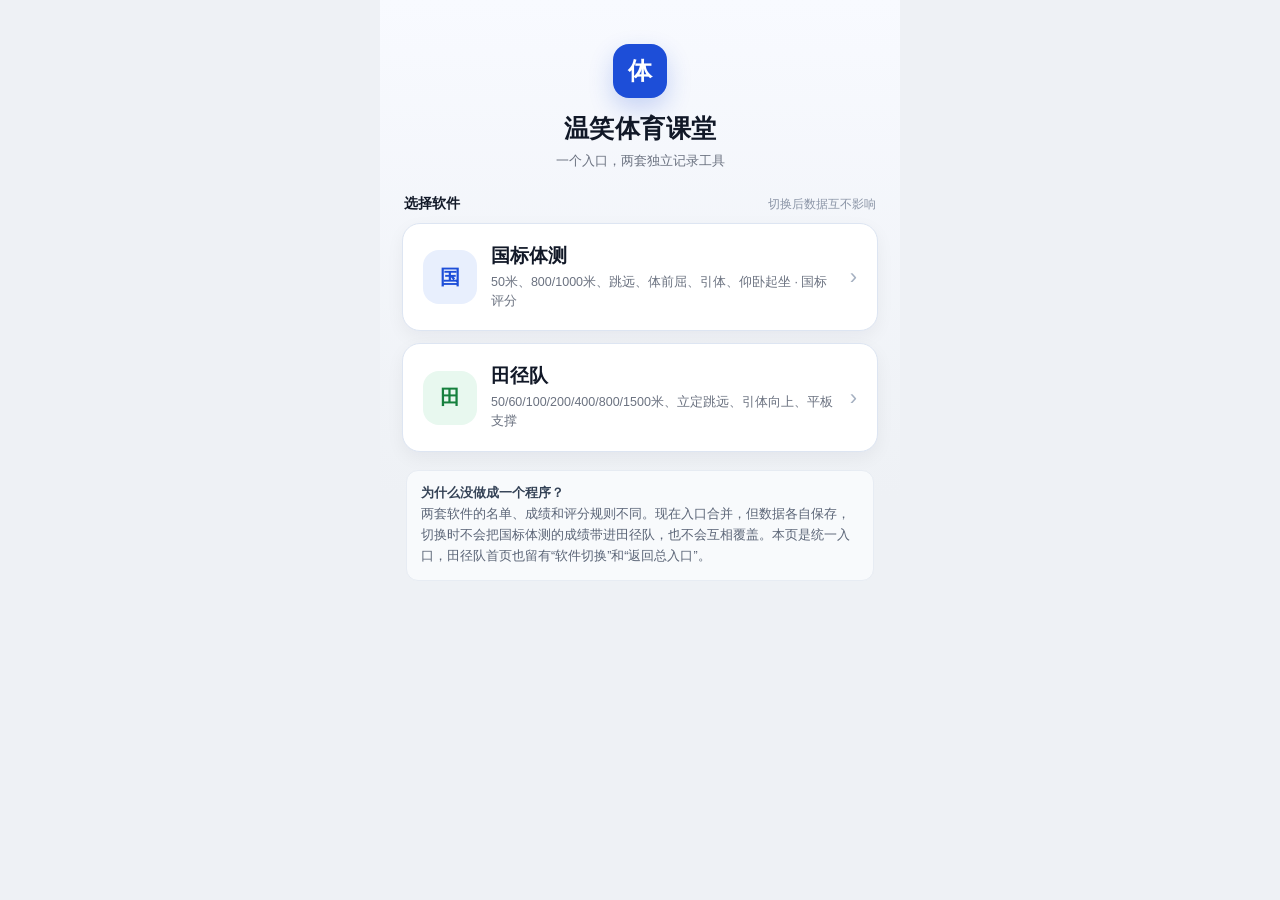
<file: index.html>
<!DOCTYPE html>
<html lang="zh-CN">
<head>
<meta charset="utf-8">
<meta name="viewport" content="width=device-width,initial-scale=1,maximum-scale=1,user-scalable=no,viewport-fit=cover">
<meta name="theme-color" content="#1E40AF">
<title>温笑体育课堂</title>
<style>
*{box-sizing:border-box;-webkit-tap-highlight-color:transparent}
html,body{margin:0;min-height:100%;font-family:-apple-system,BlinkMacSystemFont,"Segoe UI","PingFang SC","Microsoft YaHei",sans-serif}
body{background:#EEF1F5;color:#111827;display:flex;justify-content:center;min-height:100vh;min-height:100dvh}
.shell{width:100%;max-width:520px;min-height:100vh;min-height:100dvh;padding:calc(28px + env(safe-area-inset-top,0px)) 16px calc(28px + env(safe-area-inset-bottom,0px));background:linear-gradient(180deg,#F8FAFF 0%,#EEF1F5 55%,#EEF1F5 100%)}
.brand{text-align:center;margin:16px 0 24px}
.brand .dot{display:inline-flex;width:54px;height:54px;border-radius:16px;align-items:center;justify-content:center;background:#1D4ED8;color:#fff;font-size:24px;font-weight:700;box-shadow:0 10px 24px rgba(29,78,216,.22)}
.brand h1{font-size:25px;line-height:1.3;margin:14px 0 6px;letter-spacing:.02em}
.brand p{font-size:13px;line-height:1.6;color:#6B7280;margin:0}
.switch-title{display:flex;align-items:baseline;justify-content:space-between;margin:18px 2px 10px;font-size:14px;font-weight:600}
.switch-title span{font-size:11.5px;font-weight:400;color:#8A94A6}
.apps{display:grid;gap:12px}
.app-card{display:flex;align-items:center;gap:14px;padding:18px;border:1px solid #DDE5F2;border-radius:18px;background:#fff;text-decoration:none;color:#111827;box-shadow:0 6px 18px rgba(16,24,40,.05);touch-action:manipulation}
.app-card:active{transform:translateY(1px) scale(.995)}
.app-icon{flex:0 0 54px;width:54px;height:54px;border-radius:16px;display:flex;align-items:center;justify-content:center;font-size:20px;font-weight:700}
.app-icon.blue{background:#E8EFFD;color:#1D4ED8}
.app-icon.green{background:#E8F8EF;color:#15803D}
.app-main{flex:1;min-width:0}
.app-main b{display:block;font-size:18px;line-height:1.3;margin-bottom:4px}
.app-main i{display:block;font-style:normal;font-size:12.5px;line-height:1.5;color:#6B7280}
.app-arrow{color:#A5B0C1;font-size:22px}
.note{margin:18px 4px 0;padding:12px 14px;border-radius:12px;background:#F8FAFC;border:1px solid #E7ECF3;font-size:12.5px;line-height:1.7;color:#5B6577}
.note b{color:#334155}
@media (min-width:420px){.shell{padding-left:22px;padding-right:22px}.app-card{padding:20px}.app-main b{font-size:19px}}
</style>
</head>
<body>
<main class="shell">
  <div class="brand">
    <div class="dot">体</div>
    <h1>温笑体育课堂</h1>
    <p>一个入口，两套独立记录工具</p>
  </div>

  <div class="switch-title"><b>选择软件</b><span>切换后数据互不影响</span></div>
  <div class="apps">
    <a class="app-card" href="国标体测/index.html">
      <span class="app-icon blue">国</span>
      <span class="app-main"><b>国标体测</b><i>50米、800/1000米、跳远、体前屈、引体、仰卧起坐 · 国标评分</i></span>
      <span class="app-arrow">›</span>
    </a>
    <a class="app-card" href="田径队/index.html">
      <span class="app-icon green">田</span>
      <span class="app-main"><b>田径队</b><i>50/60/100/200/400/800/1500米、立定跳远、引体向上、平板支撑</i></span>
      <span class="app-arrow">›</span>
    </a>
  </div>

  <p class="note"><b>为什么没做成一个程序？</b><br>两套软件的名单、成绩和评分规则不同。现在入口合并，但数据各自保存，切换时不会把国标体测的成绩带进田径队，也不会互相覆盖。本页是统一入口，田径队首页也留有“软件切换”和“返回总入口”。</p>
</main>
</body>
</html>
</file>
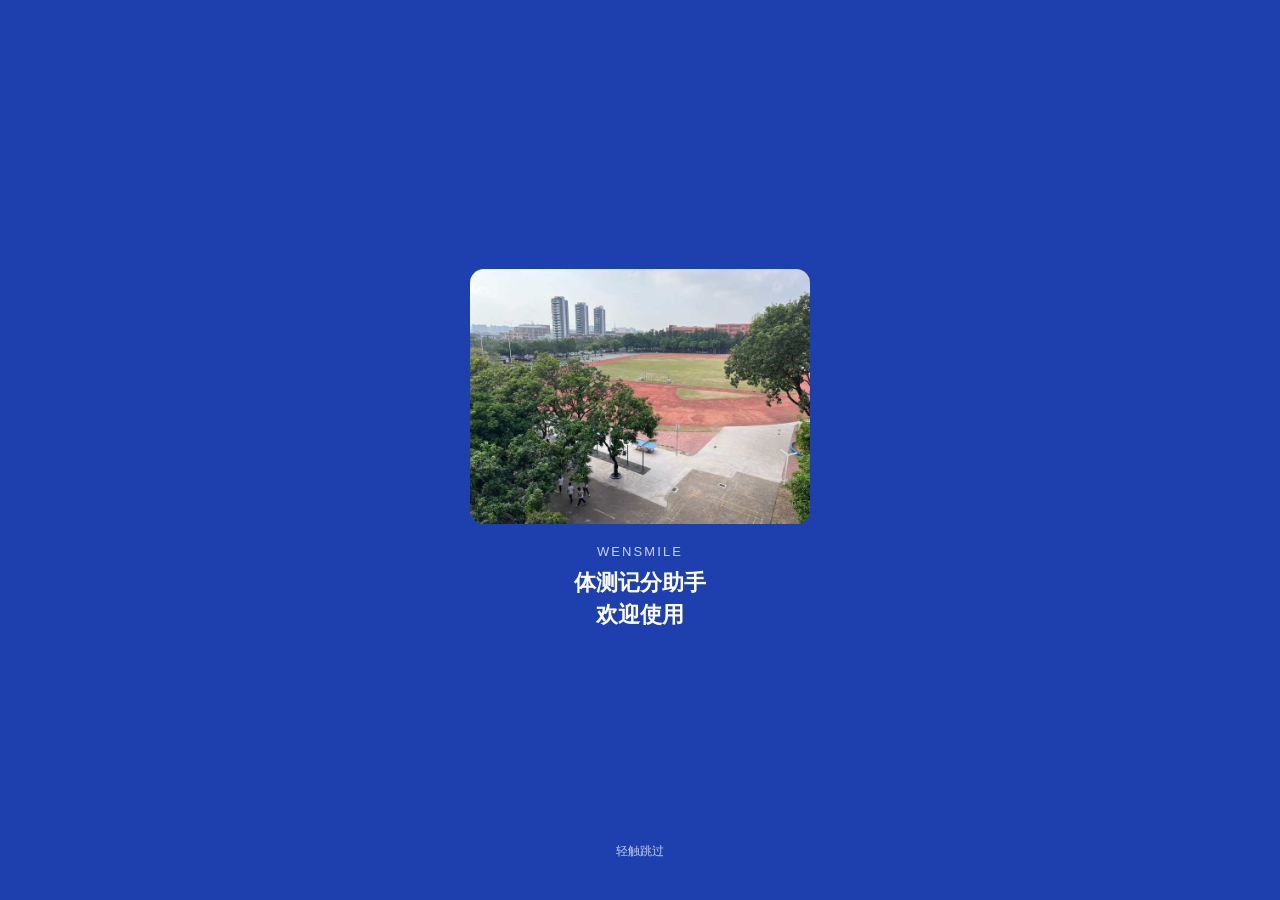
<file: 国标体测/index.html>
<!DOCTYPE html>
<html lang="zh-CN">
<head>
<meta charset="utf-8">
<meta name="viewport" content="width=device-width,initial-scale=1,viewport-fit=cover,interactive-widget=resizes-content">
<meta name="theme-color" content="#F7F9FC">
<title>温笑体测记分</title>
<link rel="manifest" href="manifest.json?sharecode=CHZSSC6P7N">
<link rel="apple-touch-icon" href="apple-touch-icon.png?sharecode=CHZSSC6P7N">
<meta name="apple-mobile-web-app-capable" content="yes">
<meta name="apple-mobile-web-app-status-bar-style" content="default">
<meta name="apple-mobile-web-app-title" content="温笑体测">
<link rel="preload" as="image" href="splash.jpg?sharecode=CHZSSC6P7N">
<style>
#splash{position:fixed;top:0;right:0;bottom:0;left:0;z-index:9999;display:flex;flex-direction:column;align-items:center;justify-content:center;padding:24px;background:#1E40AF;opacity:1;transition:opacity .3s ease}
#splash.out{opacity:0;pointer-events:none}
#splash .sp-in{width:100%;max-width:340px;display:flex;flex-direction:column;align-items:center}
#splash img{width:100%;height:auto;display:block;border-radius:14px;background:#16368F}
#splash .sp-school{margin:20px 0 8px;font-size:13px;letter-spacing:.16em;color:#C7D2FE}
#splash .sp-hi{margin:0;font-size:22px;line-height:1.45;font-weight:700;color:#FFFFFF;text-align:center}
#splash .sp-skip{position:absolute;bottom:28px;font-size:12px;color:#C0CEEF}
html.no-splash #splash{display:none!important}
</style>
<script>try{var force=location.search.indexOf('splash=1')>-1;if(!force&&localStorage.getItem('pe_splash_day')===new Date().toDateString()){document.documentElement.className+=' no-splash';}}catch(e){}</script>
<link rel="stylesheet" href="styles.css?v=110&sharecode=CHZSSC6P7N">
</head>
<body data-tab="home">
<div id="splash" aria-label="温笑体测记分欢迎你">
  <div class="sp-in">
    <img src="splash.jpg" alt="操场" width="800" height="600">
    <p class="sp-school">WENSMILE</p>
    <p class="sp-hi">体测记分助手<br>欢迎使用</p>
  </div>
  <p class="sp-skip">轻触跳过</p>
</div>
<script>
(function(){
  var el=document.getElementById('splash');if(!el)return;
  if(document.documentElement.className.indexOf('no-splash')>-1)return;
  try{localStorage.setItem('pe_splash_day',new Date().toDateString());}catch(e){}
  var t0=Date.now(),MIN=2000,MAX=4400,gone=false;
  function hide(){if(gone)return;gone=true;el.className='out';setTimeout(function(){if(el.parentNode)el.parentNode.removeChild(el);},320);}
  function arm(){var w=Math.max(0,MIN-(Date.now()-t0));setTimeout(hide,w+260);}
  if(document.readyState==='complete')arm();else window.addEventListener('load',arm);
  setTimeout(hide,MAX);
  el.addEventListener('click',hide);
  el.addEventListener('touchstart',hide,{passive:true});
})();
</script>
<div class="app">
  <header class="hd">
    <!-- 底部软件切换条已按需求去掉（节约屏幕空间），改由二维码/地址直接进对应软件 -->
    <!-- 顶部第二栏：年级 + 班级，四个页面共用；只列本账号有权限的班级 -->
    <div class="hd-row" id="hdClassRow">
      <label class="pick-lb hd-lb">年级<select id="hdGradeSel" class="pick-sel" aria-label="选择年级"></select></label>
      <label class="pick-lb hd-lb">班级<select id="hdClassSel" class="pick-sel" aria-label="选择班级"></select></label>
    </div>
    <div class="projbar" id="projBar"><select id="projSel" class="pick-sel" aria-label="选择测试项目"></select></div>
    <div class="gseg" id="genderSeg"></div>
    <div class="whoBar" id="whoBar" hidden></div>
    <div class="cloudbar" id="cloudBar" hidden>云端</div>
    <nav class="tabs">
      <button class="tab active" data-tab="home">首页</button>
      <button class="tab" data-tab="test">测试</button>
      <button class="tab" data-tab="rank">排名</button>
      <button class="tab" data-tab="all">总表</button>
      <button class="tab" data-tab="roster">名单</button>
    </nav>
  </header>

  <div class="views">

    <!-- ============ 首页：先选班级 ============ -->
    <section class="view active" id="view-home">
      <div class="card">
        <div class="card-h"><span>选择班级或队伍</span><span class="sub" id="homeClassStat">共 1 个班</span></div>
        <div class="selrow">
          <label class="pick-lb">年级<select id="homeGradeSel" class="pick-sel"></select></label>
          <label class="pick-lb">班级<select id="homeClassSel" class="pick-sel"></select></label>
        </div>
        <div class="selrow">
          <label class="pick-lb">项目<select id="homeProjSel" class="pick-sel"></select></label>
        </div>
        <div class="btn-row quick-new-row" data-admin>
          <button id="btnQuickNewClass" class="btn" type="button">＋ 新建班级（不限数量）</button>
        </div>
        <!-- 原来的年级按钮、班级按钮整排保留在 DOM 里但不显示，供旧逻辑兜底 -->
        <div class="grade-row" id="homeGrades" style="display:none"></div>
        <div class="cchips" id="homeClasses" style="display:none"></div>
        <p class="tip">第一步用下拉选<b>年级</b>和<b>班级</b>，第二步选<b>项目</b>（50米、立定跳远…）；<b>两个下拉里都要显示出名字</b>，才能开始测试。切到测试、排名、总表、名单页时，顶部第二栏也有<b>年级／班级</b>下拉、下面还有同一个<b>项目</b>下拉，随时可以换。</p>
      </div>

      <div class="card" id="guideCard">
        <div class="card-h"><span>操作指南</span><span class="sub">怎么测 · 怎么录</span></div>
        <div class="guide" id="guideBox"></div>
      </div>

      <div class="card">
        <div class="card-h"><span>数据</span><span class="sub">两台手机合并用</span></div>
        <div class="btn-row">
          <button id="btnGoRoster" class="btn">名单 / 导入</button>
          <button id="btnGoAll" class="btn">全班总表</button>
        </div>
        <div class="btn-row" style="margin-top:8px">
          <button id="btnBackupHome" class="btn primary">备份全部数据</button>
          <button id="btnRestoreHome" class="btn" data-admin>导入／合并备份</button>
        </div>
        <div class="btn-row" style="margin-top:8px" data-admin>
          <button id="btnWipeAllHome" class="btn danger">一键清空全部名单、班级</button>
        </div>
        <p class="tip">两个人分开测时：一方点「备份全部数据」→ 发到微信 → 对方点「导入／合并备份」选<b>合并</b>，两份成绩并到一起。「名单」页有「从微信导入」和「备份并发送到微信」，手机上能直接调起微信发送。</p>
        <p class="tip">清空前会<b>自动下载一份完整备份</b>，还要再输入「清空」确认；云端只打删除标记、不物理删，需要时可用备份恢复。</p>
        <p class="ver" id="appVer">温笑体测记分 · <b>v1.0.10</b>（2026-11-20）· 班级和人数均不设上限 · 已适配 iPhone 13 与大名单 · 数据存在本机</p>
      </div>
    </section>

    <!-- ============ 测试页 ============ -->
    <section class="view" id="view-test">
      <div class="card">
        <div class="card-h"><span id="testTitle">50米</span><span class="sub" id="testTag">一班 · 男生 · 第 1 轮</span></div>
        <div class="clock" id="clock">00:00.000</div>
        <div class="hint" id="hint">按下面大按钮开始 · 冲过一人按一下，次数不限</div>
        <div class="chips" id="chips"></div>
        <div class="assign-bar" id="assignBar" hidden>
          <input id="assignSearch" class="inp" type="text" placeholder="搜姓名或学号 · 找到后点名字" autocomplete="off">
          <span class="assign-stat" id="assignStat"></span>
        </div>
        <div class="list-h"><span id="listTitle">名单</span><span class="sub" id="listSub"></span></div>

        <div class="pick-wrap">
          <div class="pick-list" id="pickList"></div>
          <div class="pick-bar" id="pickBar">
            <div class="pick-thumb" id="pickThumb"><i></i><i></i><i></i></div>
          </div>
        </div>

        <div class="pick-foot">
          <button class="linkbtn" id="btnShowDone">显示已记录</button>
        </div>
      </div>

      <div class="card">
        <div class="btn-row">
          <button id="btnUndo" class="btn">撤销</button>
          <button id="btnFinish" class="btn">结束本轮</button>
        </div>
        <p class="tip" id="testTip"></p>
      </div>

      <div class="card">
        <div class="card-h"><span>本轮成绩</span><span class="sub" id="liveCount">0 人</span></div>
        <div class="tbl" id="liveRank"></div>
      </div>

      <div class="dock" id="dock">
        <button id="btnStart" class="dock-main" type="button">
          <span class="dm-num" id="dmNum">计时</span>
          <span class="dm-sub" id="dmSub">按一下开始</span>
        </button>
        <button id="btnStop" class="dock-stop" type="button" disabled>停表</button>
      </div>
    </section>

    <!-- ============ 排名页 ============ -->
    <section class="view" id="view-rank">
      <div class="card">
        <div class="card-h"><span id="statTitle">最好成绩</span><span class="sub">男女分开统计</span></div>
        <div class="stat2" id="statBox"></div>
      </div>
      <div class="card">
        <div class="card-h"><span id="rankTitle">本轮排名</span><span class="sub" id="rankSub"></span></div>
        <div class="tbl" id="rankList"></div>
      </div>
      <div class="card">
        <div class="btn-row">
          <button id="btnExport" class="btn">导出这张表</button>
          <button id="btnFinish2" class="btn primary">结束本轮</button>
        </div>
        <p class="tip" id="finishTip">这里排的是<b>当前右上角选中的那个项目</b>，换项目排名就跟着换。「得分」是这一项的国标单项分（满分 100），「总分」是固定 5 项标准分的平均（未测按 0 分）。「结束本轮」只是把这一轮封存、轮次 +1，成绩早存进每个学生名下了，不点也不会丢。</p>
      </div>
    </section>

    <!-- ============ 总表 ============ -->
    <section class="view" id="view-all">
      <div class="card">
        <div class="card-h"><span id="allTitle">全班总表</span><span class="sub" id="allSub"></span></div>
        <div class="seg" id="allMode">
          <button class="seg-btn active" data-mode="best">每人最好成绩</button>
          <button class="seg-btn" data-mode="last">每人最近一次</button>
        </div>
        <div class="havg" id="allAvg"></div>
        <div class="allwrap">
          <table class="alltbl" id="allTbl"></table>
        </div>
        <div class="btn-row" style="margin-top:12px">
          <button id="btnExportAll" class="btn primary">导出总表 CSV</button>
          <button id="btnShareAll" class="btn">发送到微信</button>
        </div>
        <p class="tip">第一列是姓名，后面每个项目一列，成绩右边的<b>蓝色小数字</b>就是这一项的国标得分；右边倒数第二列是<b>体测总分</b>，最后一列是<b>评价</b>，这两列一直贴在屏幕右边，不用滑到头也看得到。表格上方的<b>全班总平均分</b>＝所有已测学生的总分平均。表格可以左右滑动，姓名列固定在左边。</p>
        <p class="tip">每个项目都取<b>最好成绩</b>。评分按《国家学生体质健康标准（2014 年修订）》初中阶段单项评分表，按<b>年级</b>（初一/初二/初三）和性别取表，单项满分 100 分。<br><b>总分 = 固定 5 项标准分相加 ÷ 5</b>：男生（50米、1000米、立定跳远、坐位体前屈、引体向上），女生（50米、800米、立定跳远、坐位体前屈、仰卧起坐）；<b>没测的项目按 0 分算，分母始终是 5</b>，不会因为少测几项而变高。另外两项（男生 800米/仰卧起坐、女生 1000米/引体向上）成绩照常记，但不计分。<br><b>评价：</b>总分 <b>90 分及以上为优</b>、<b>80～90 为良</b>（不含 80）、<b>60～80 为合格</b>（不含 60）、<b>60 分以下为不合格</b>；一项都没测的显示「未测」。</p>
      </div>
    </section>

    <!-- ============ 名单页 ============ -->
    <section class="view" id="view-roster">
      <div class="card">
        <div class="card-h"><span>班级</span><span class="sub" id="classStat">共 1 个班</span></div>
        <div class="selrow">
          <span class="hd-now" id="rosterClassNow">—</span>
          <button id="btnNewClass" class="btn small" type="button" data-admin>＋ 新建班级</button>
        </div>
        <!-- 顶部已经有年级 / 班级下拉，这里只留一个隐藏的兼容下拉，不再重复显示 -->
        <select id="rosterClassSel" class="pick-sel" hidden aria-hidden="true"></select>
        <div class="selrow" data-admin>
          <label class="pick-lb">班级名称（改这里就是给班级改名）<input id="className" class="inp" maxlength="20" placeholder="班级名称"></label>
        </div>
        <div class="cchips" id="classChips" style="display:none"></div>
        <div class="cls-new" id="classNewRow" hidden>
          <input id="newClassName" class="inp" maxlength="20" placeholder="班级名，如 一班">
          <button id="btnNewClassOk" class="btn primary">新建</button>
          <button id="btnNewClassCancel" class="btn">取消</button>
        </div>
        <p class="tip">名单、成绩都按班级完全隔离。换班级用顶部的<b>年级 / 班级</b>下拉；在下面「班级名称」里改字，就是给当前班级改名。</p>
        <p class="tip" id="rosterPermTip" hidden></p>
        <div class="grade-row">
          <span class="glabel">年级</span>
          <div class="gseg" id="gradeSeg">
            <button class="gbtn" data-g="1">初一</button>
            <button class="gbtn" data-g="2">初二</button>
            <button class="gbtn" data-g="3">初三</button>
          </div>
          <span class="gsub" id="gradeHint">国标评分按年级取表</span>
        </div>
      </div>

      <div class="card">
        <div class="card-h"><span>学生名单</span><span class="sub" id="rosterStat">共 0 人</span></div>
        <div class="rule-line"><b>男、女分开统计</b> · 点一行展开各项目成绩</div>
        <div class="tbl" id="rosterList"></div>
        <div class="btn-row" style="margin-top:12px">
          <button id="btnClearScores" class="btn danger">清空本班成绩</button>
          <button id="btnUndoClear" class="btn" hidden>撤销清空</button>
        </div>
        <div class="btn-row" style="margin-top:8px" data-admin>
          <button id="btnClear" class="btn danger">清空本班名单</button>
          <button id="btnDelClass" class="btn danger">删除本班</button>
        </div>
        <div class="btn-row" style="margin-top:8px" data-admin>
          <button id="btnWipeAll" class="btn danger">一键清空全部名单、班级</button>
        </div>
      </div>

      <div class="card" data-admin>
        <div class="card-h"><span>导入名单</span><span class="sub">全校名单统一在这里上传</span></div>
        <div class="btn-row">
          <label id="btnImport" class="btn primary lbl" for="fileInput">选择文件导入</label>
          <button id="btnWechatIn" class="btn">从微信导入</button>
          <button id="btnTemplate" class="btn">下载模板</button>
        </div>
        <p class="tip"><b>导入名单：</b>点上面「选择文件导入」。表头认「学号」「姓名」「性别」「班级」，支持 .xlsx / .xls / .csv；已有学生会合并，同名同姓保留已有成绩。<br>班级数和每班人数都没有上限，可自由建班、导入完整名单。</p>
        <input type="file" id="fileInput" accept=".xlsx,.xls,.csv" class="finput">
        <div id="importMsg" class="msg"></div>
      </div>

      <div class="card" data-admin>
        <div class="card-h"><span>手动添加</span><span class="sub">一个人也能加</span></div>
        <div class="add-row">
          <input id="newName" class="inp" maxlength="12" placeholder="学生姓名">
          <select id="newGender" class="inp sel"><option value="男">男</option><option value="女">女</option></select>
          <button id="btnAdd" class="btn primary">添加</button>
        </div>
      </div>

      <div class="card">
        <div class="card-h"><span>备份与合并</span><span class="sub">换手机 / 两个人合并</span></div>
        <div class="btn-row">
          <button id="btnBackup" class="btn primary">备份全部数据</button>
          <button id="btnShareBk" class="btn">备份并发送到微信</button>
          <button id="btnRestore" class="btn" data-admin>导入／合并备份</button>
        </div>
        <p class="tip">备份文件里含<b>全部学生、全部项目、每一次成绩</b>。换手机：旧手机点备份 → 文件发到微信 → 新手机选「从备份恢复」并选<b>替换</b>。两个人分别测了一半：都点备份，互相发文件，各自点「导入／合并备份」选<b>合并</b>，谁都不会覆盖谁。</p>
        <input type="file" id="backupInput" accept=".json,application/json" hidden>
        <div id="backupMsg" class="msg"></div>
      </div>
    </section>

  </div>
</div>

<!-- 确认 / 输入弹层 -->
<div class="modal" id="modal" hidden>
  <div class="modal-mask" id="modalMask"></div>
  <div class="modal-box">
    <div class="modal-title" id="modalTitle">提示</div>
    <div class="modal-body" id="modalBody"></div>
    <div class="modal-btns">
      <button class="btn" id="modalCancel">取消</button>
      <button class="btn" id="modalAlt" hidden>这个成绩作废</button>
      <button class="btn primary" id="modalOk">确定</button>
    </div>
  </div>
</div>

<div class="toast" id="toast"></div>

<script src="config.js?v=110&sharecode=CHZSSC6P7N"></script>
<script src="vendor/workbuddy-cloud-sdk.js?sharecode=CHZSSC6P7N"></script>
<script src="local-auth.js?v=110&sharecode=CHZSSC6P7N"></script>
<script src="projects.js?v=110&sharecode=CHZSSC6P7N"></script>
<script src="quota.js?v=110&sharecode=CHZSSC6P7N"></script>
<script>
(function () {
  var pending = null;
  window.loadXlsxOnce = function () {
    if (window.XLSX) return Promise.resolve(window.XLSX);
    if (pending) return pending;
    pending = new Promise(function (resolve, reject) {
      var s = document.createElement('script');
      s.src = 'vendor/xlsx.full.min.js?sharecode=CHZSSC6P7N';
      s.async = true;
      s.onload = function () {
        if (window.XLSX) resolve(window.XLSX);
        else reject(new Error('XLSX unavailable'));
      };
      s.onerror = function () {
        pending = null;
        reject(new Error('XLSX load failed'));
      };
      document.head.appendChild(s);
    });
    return pending;
  };
  var warm = function () {
    try { window.loadXlsxOnce().catch(function () {}); } catch (e) {}
  };
  if ('requestIdleCallback' in window) requestIdleCallback(warm, { timeout: 6000 });
  else setTimeout(warm, 3000);
})();
</script>
<script src="app.js?v=110&sharecode=CHZSSC6P7N"></script>
<script>
(function () {
  if (!('serviceWorker' in navigator)) return;
  var hadController = !!navigator.serviceWorker.controller;
  if (hadController) {
    navigator.serviceWorker.addEventListener('controllerchange', function () {
      try {
        if (sessionStorage.getItem('pe_sw_reloaded_110') === '1') return;
        sessionStorage.setItem('pe_sw_reloaded_110', '1');
      } catch (e) {}
      location.reload();
    });
  }
  window.addEventListener('load', function () {
    navigator.serviceWorker.register('sw.js?v=110', { updateViaCache: 'none' }).then(function (reg) {
      var update = function () { try { reg.update().catch(function () {}); } catch (e) {} };
      update();
      setInterval(update, 300000);
      document.addEventListener('visibilitychange', function () { if (!document.hidden) update(); });
    }).catch(function () {});
  });
})();
</script>
</body>
</html>
</file>
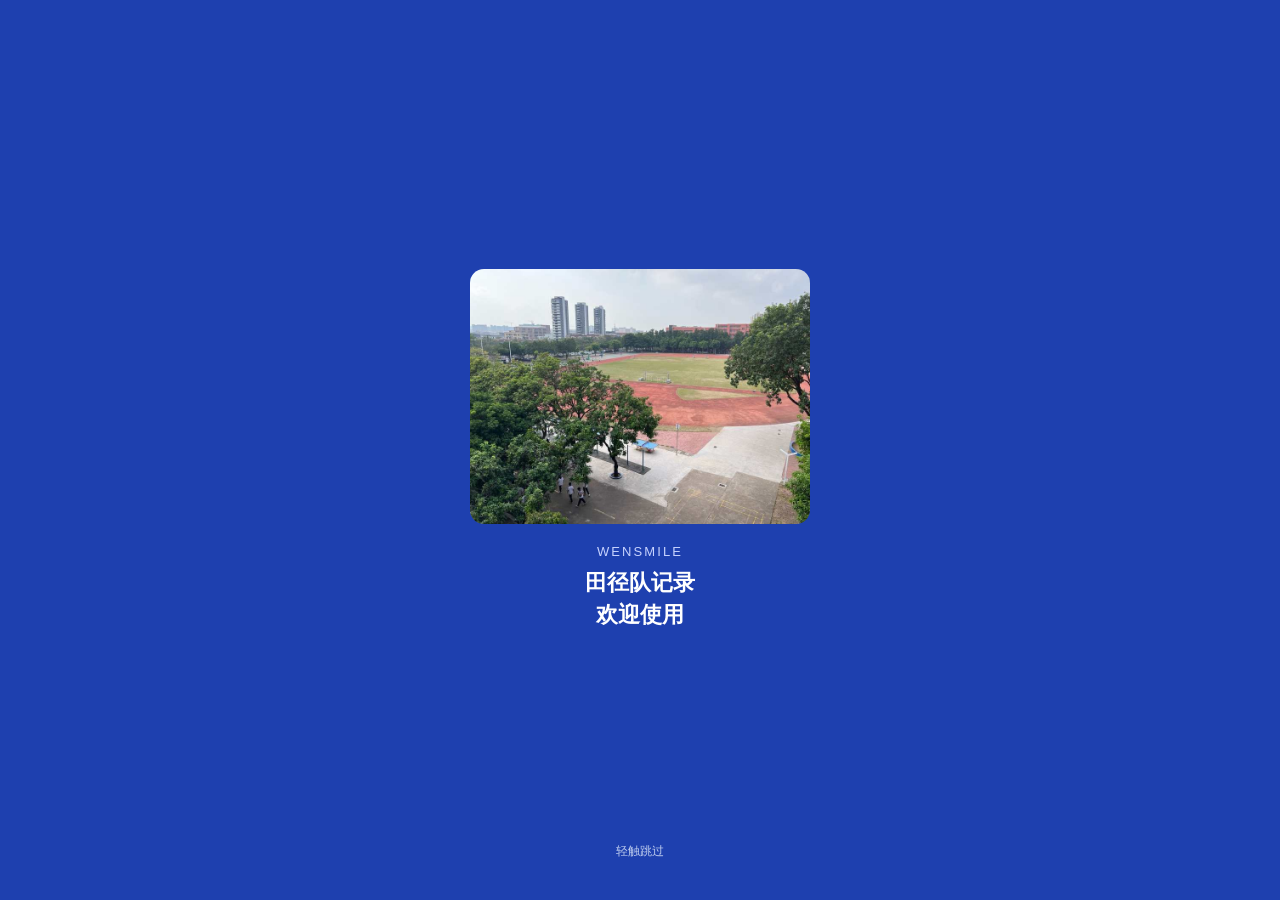
<file: 田径队/index.html>
<!DOCTYPE html>
<html lang="zh-CN">
<head>
<meta charset="utf-8">
<meta name="viewport" content="width=device-width,initial-scale=1,maximum-scale=1,user-scalable=no,viewport-fit=cover,interactive-widget=resizes-content">
<meta name="theme-color" content="#F7F9FC">
<title>温笑田径队记录</title>
<link rel="manifest" href="manifest.json?sharecode=CHZSSC6P7N">
<link rel="apple-touch-icon" href="apple-touch-icon.png?sharecode=CHZSSC6P7N">
<meta name="apple-mobile-web-app-capable" content="yes">
<meta name="apple-mobile-web-app-status-bar-style" content="default">
<meta name="apple-mobile-web-app-title" content="田径队记录">
<link rel="preload" as="image" href="splash.jpg?sharecode=CHZSSC6P7N">
<script src="track-storage.js?v=122&sharecode=CHZSSC6P7N"></script>
<style>
#splash{position:fixed;top:0;right:0;bottom:0;left:0;z-index:9999;display:flex;flex-direction:column;align-items:center;justify-content:center;padding:24px;background:#1E40AF;opacity:1;transition:opacity .3s ease}
#splash.out{opacity:0;pointer-events:none}
#splash .sp-in{width:100%;max-width:340px;display:flex;flex-direction:column;align-items:center}
#splash img{width:100%;height:auto;display:block;border-radius:14px;background:#16368F}
#splash .sp-school{margin:20px 0 8px;font-size:13px;letter-spacing:.16em;color:#C7D2FE}
#splash .sp-hi{margin:0;font-size:22px;line-height:1.45;font-weight:700;color:#FFFFFF;text-align:center}
#splash .sp-skip{position:absolute;bottom:28px;font-size:12px;color:#C0CEEF}
html.no-splash #splash{display:none!important}
</style>
<script>try{var force=location.search.indexOf('splash=1')>-1;if(!force&&localStorage.getItem('pe_splash_day')===new Date().toDateString()){document.documentElement.className+=' no-splash';}}catch(e){}</script>
<link rel="stylesheet" href="styles.css?v=122&sharecode=CHZSSC6P7N">
</head>
<body data-tab="home">
<div id="splash" aria-label="温笑田径队记录欢迎你">
  <div class="sp-in">
    <img src="splash.jpg" alt="操场" width="800" height="600">
    <p class="sp-school">WENSMILE</p>
    <p class="sp-hi">田径队记录<br>欢迎使用</p>
  </div>
  <p class="sp-skip">轻触跳过</p>
</div>
<script>
(function(){
  var el=document.getElementById('splash');if(!el)return;
  if(document.documentElement.className.indexOf('no-splash')>-1)return;
  try{localStorage.setItem('pe_splash_day',new Date().toDateString());}catch(e){}
  var t0=Date.now(),MIN=2000,MAX=4400,gone=false;
  function hide(){if(gone)return;gone=true;el.className='out';setTimeout(function(){if(el.parentNode)el.parentNode.removeChild(el);},320);}
  function arm(){var w=Math.max(0,MIN-(Date.now()-t0));setTimeout(hide,w+260);}
  if(document.readyState==='complete')arm();else window.addEventListener('load',arm);
  setTimeout(hide,MAX);
  el.addEventListener('click',hide);
  el.addEventListener('touchstart',hide,{passive:true});
})();
</script>
<div class="app">
  <header class="hd">
    <!-- 两套软件使用统一入口切换，但名单和成绩各自独立保存 -->
    <!-- 顶部第二栏：年级 + 班级，四个页面共用；只列本账号有权限的班级 -->
    <div class="hd-row" id="hdClassRow">
      <label class="pick-lb hd-lb">年级<select id="hdGradeSel" class="pick-sel" aria-label="选择年级"></select></label>
      <label class="pick-lb hd-lb">班级<select id="hdClassSel" class="pick-sel" aria-label="选择班级"></select></label>
    </div>
    <div class="projbar" id="projBar"><select id="projSel" class="pick-sel" aria-label="选择测试项目"></select></div>
    <div class="gseg" id="genderSeg"></div>
    <div class="whoBar" id="whoBar" hidden></div>
    <div class="cloudbar" id="cloudBar" hidden>云端</div>
    <nav class="tabs">
      <button class="tab active" data-tab="home">首页</button>
      <button class="tab" data-tab="test">测试</button>
      <button class="tab" data-tab="rank">排名</button>
      <button class="tab" data-tab="all">总表</button>
      <button class="tab" data-tab="roster">名单</button>
    </nav>
  </header>

  <div class="views">

    <!-- ============ 首页：先选班级 ============ -->
    <section class="view active" id="view-home">
      <div class="card switch-card">
        <div class="card-h"><span>软件切换</span><span class="sub">入口合并 · 数据分开</span></div>
        <div class="switch-grid">
          <a class="switch-app" data-switch-guobiao href="../国标体测/index.html"><b>国标体测</b><i>体测评分</i></a>
          <a class="switch-app on" data-switch-tianjing href="./index.html"><b>田径队</b><i>训练记录</i></a>
        </div>
        <p class="tip">两套软件从这里切换；名单和成绩各自独立保存，不会混在一起。<a class="switch-home" href="../index.html">返回总入口</a></p>
      </div>

      <div class="card">
        <div class="card-h"><span>选择班级或队伍</span><span class="sub" id="homeClassStat">共 1 个班</span></div>
        <div class="selrow">
          <label class="pick-lb">年级<select id="homeGradeSel" class="pick-sel"></select></label>
          <label class="pick-lb">班级<select id="homeClassSel" class="pick-sel"></select></label>
        </div>
        <div class="selrow">
          <label class="pick-lb">项目<select id="homeProjSel" class="pick-sel"></select></label>
        </div>
        <div class="btn-row quick-new-row" data-admin>
          <button id="btnQuickNewClass" class="btn" type="button">＋ 新建班级（不限数量）</button>
        </div>
        <!-- 原来的年级按钮、班级按钮整排保留在 DOM 里但不显示，供旧逻辑兜底 -->
        <div class="grade-row" id="homeGrades" style="display:none"></div>
        <div class="cchips" id="homeClasses" style="display:none"></div>
        <p class="tip">第一步用下拉选<b>年级</b>和<b>班级</b>，第二步选<b>项目</b>（50米、60米、100米…）；<b>两个下拉里都要显示出名字</b>，才能开始测试。切到测试、排名、总表、名单页时，顶部第二栏也有<b>年级／班级</b>下拉、下面还有同一个<b>项目</b>下拉，随时可以换。</p>
      </div>

      <div class="card" id="guideCard">
        <div class="card-h"><span>操作指南</span><span class="sub">怎么测 · 怎么录</span></div>
        <div class="guide">
          <div class="ghead">开始测试</div>
          <div class="grow">① 用下拉选<b>年级、班级</b> → ② 选<b>项目</b> → ③ 选<b>男生／女生／自定义</b> → ④ 点名字录入成绩。</div>
          <div class="ghead">10 个项目</div>
          <div class="grow"><b>50米 / 60米 / 100米 / 200米 / 400米 / 800米 / 1500米</b>：点「计时」开始，学生冲过终点依次按大按钮，不限次数；停表后按冲线顺序点名字分配成绩。</div>
          <div class="grow"><b>立定跳远</b>：点名字输入厘米数。<b>引体向上</b>：输入完成个数。<b>平板支撑</b>：点「计时」开始，撑到结束时按大按钮，再点名字记录。</div>
          <div class="ghead">连续点按</div>
          <div class="grow">大按钮可以连续快速点，每点一次记一个时间；页面已禁止双击放大，iPhone 13 连续点按不会把屏幕放大。</div>
        </div>
      </div>

      <div class="card">
        <div class="card-h"><span>数据</span><span class="sub">两台手机合并用</span></div>
        <div class="btn-row">
          <button id="btnGoRoster" class="btn">名单 / 导入</button>
          <button id="btnGoAll" class="btn">全班总表</button>
        </div>
        <div class="btn-row" style="margin-top:8px">
          <button id="btnBackupHome" class="btn primary">备份全部数据</button>
          <button id="btnRestoreHome" class="btn" data-admin>导入／合并备份</button>
        </div>
        <div class="btn-row" style="margin-top:8px" data-admin>
          <button id="btnWipeAllHome" class="btn danger">一键清空全部名单、班级</button>
        </div>
        <p class="tip">两个人分开测时：一方点「备份全部数据」→ 发到微信 → 对方点「导入／合并备份」选<b>合并</b>，两份成绩并到一起。「名单」页有「从微信导入」和「备份并发送到微信」，手机上能直接调起微信发送。</p>
        <p class="tip">清空前会<b>自动下载一份完整备份</b>，还要再输入「清空」确认；云端只打删除标记、不物理删，需要时可用备份恢复。</p>
        <p class="ver" id="appVer">温笑田径队记录 · <b>v1.1.1</b>（2026-11-21）· 10 个项目 · 已适配 iPhone 13 连续点按 · 数据独立保存在本机</p>
      </div>
    </section>

    <!-- ============ 测试页 ============ -->
    <section class="view" id="view-test">
      <div class="card">
        <div class="card-h"><span id="testTitle">50米</span><span class="sub" id="testTag">一班 · 男生 · 第 1 轮</span></div>
        <div class="clock" id="clock">00:00.000</div>
        <div class="hint" id="hint">按下面大按钮开始 · 冲过一人按一下，次数不限</div>
        <div class="chips" id="chips"></div>
        <div class="assign-bar" id="assignBar" hidden>
          <input id="assignSearch" class="inp" type="text" placeholder="搜姓名或学号 · 找到后点名字" autocomplete="off">
          <span class="assign-stat" id="assignStat"></span>
        </div>
        <div class="list-h"><span id="listTitle">名单</span><span class="sub" id="listSub"></span></div>

        <div class="pick-wrap">
          <div class="pick-list" id="pickList"></div>
          <div class="pick-bar" id="pickBar">
            <div class="pick-thumb" id="pickThumb"><i></i><i></i><i></i></div>
          </div>
        </div>

        <div class="pick-foot">
          <button class="linkbtn" id="btnShowDone">显示已记录</button>
        </div>
      </div>

      <div class="card">
        <div class="btn-row">
          <button id="btnUndo" class="btn">撤销</button>
          <button id="btnFinish" class="btn">结束本轮</button>
        </div>
        <p class="tip" id="testTip"></p>
      </div>

      <div class="card">
        <div class="card-h"><span>本轮成绩</span><span class="sub" id="liveCount">0 人</span></div>
        <div class="tbl" id="liveRank"></div>
      </div>

      <div class="dock" id="dock">
        <button id="btnStart" class="dock-main" type="button">
          <span class="dm-num" id="dmNum">计时</span>
          <span class="dm-sub" id="dmSub">按一下开始</span>
        </button>
        <button id="btnStop" class="dock-stop" type="button" disabled>停表</button>
      </div>
    </section>

    <!-- ============ 排名页 ============ -->
    <section class="view" id="view-rank">
      <div class="card">
        <div class="card-h"><span id="statTitle">最好成绩</span><span class="sub">男女分开统计</span></div>
        <div class="stat2" id="statBox"></div>
      </div>
      <div class="card">
        <div class="card-h"><span id="rankTitle">本轮排名</span><span class="sub" id="rankSub"></span></div>
        <div class="tbl" id="rankList"></div>
      </div>
      <div class="card">
        <div class="btn-row">
          <button id="btnExport" class="btn">导出这张表</button>
          <button id="btnFinish2" class="btn primary">结束本轮</button>
        </div>
        <p class="tip" id="finishTip">这里排的是<b>当前选中的那个项目</b>，换项目排名就跟着换。田径队只记录成绩和名次，不做国标评分。「结束本轮」只是把这一轮封存、轮次 +1，成绩早存进每个学生名下了，不点也不会丢。</p>
      </div>
    </section>

    <!-- ============ 总表 ============ -->
    <section class="view" id="view-all">
      <div class="card">
        <div class="card-h"><span id="allTitle">全班总表</span><span class="sub" id="allSub"></span></div>
        <div class="seg" id="allMode">
          <button class="seg-btn active" data-mode="best">每人最好成绩</button>
          <button class="seg-btn" data-mode="last">每人最近一次</button>
        </div>
        <div class="havg" id="allAvg"></div>
        <div class="allwrap">
          <table class="alltbl" id="allTbl"></table>
        </div>
        <div class="btn-row" style="margin-top:12px">
          <button id="btnExportAll" class="btn primary">导出总表 CSV</button>
          <button id="btnShareAll" class="btn">发送到微信</button>
        </div>
        <p class="tip">第一列是姓名，后面每个项目一列。表格可以左右滑动，姓名列固定在左边。</p>
        <p class="tip">每个项目都取<b>最好成绩</b>：跑步项目用时越短越好；立定跳远越远越好；引体向上个数越多越好；平板支撑坚持时间越久越好。田径队只记录训练成绩和名次，不计算国标得分和体测总分。</p>
      </div>
    </section>

    <!-- ============ 名单页 ============ -->
    <section class="view" id="view-roster">
      <div class="card">
        <div class="card-h"><span>班级</span><span class="sub" id="classStat">共 1 个班</span></div>
        <div class="selrow">
          <span class="hd-now" id="rosterClassNow">—</span>
          <button id="btnNewClass" class="btn small" type="button" data-admin>＋ 新建班级</button>
        </div>
        <!-- 顶部已经有年级 / 班级下拉，这里只留一个隐藏的兼容下拉，不再重复显示 -->
        <select id="rosterClassSel" class="pick-sel" hidden aria-hidden="true"></select>
        <div class="selrow" data-admin>
          <label class="pick-lb">班级名称（改这里就是给班级改名）<input id="className" class="inp" maxlength="20" placeholder="班级名称"></label>
        </div>
        <div class="cchips" id="classChips" style="display:none"></div>
        <div class="cls-new" id="classNewRow" hidden>
          <input id="newClassName" class="inp" maxlength="20" placeholder="班级名，如 一班">
          <button id="btnNewClassOk" class="btn primary">新建</button>
          <button id="btnNewClassCancel" class="btn">取消</button>
        </div>
        <p class="tip">名单、成绩都按班级完全隔离。换班级用顶部的<b>年级 / 班级</b>下拉；在下面「班级名称」里改字，就是给当前班级改名。</p>
        <p class="tip" id="rosterPermTip" hidden></p>
        <div class="grade-row">
          <span class="glabel">年级</span>
          <div class="gseg" id="gradeSeg">
            <button class="gbtn" data-g="1">初一</button>
            <button class="gbtn" data-g="2">初二</button>
            <button class="gbtn" data-g="3">初三</button>
          </div>
          <span class="gsub" id="gradeHint">按年级分组管理班级</span>
        </div>
      </div>

      <div class="card">
        <div class="card-h"><span>学生名单</span><span class="sub" id="rosterStat">共 0 人</span></div>
        <div class="rule-line"><b>男、女分开统计</b> · 点一行展开各项目成绩</div>
        <div class="tbl" id="rosterList"></div>
        <div class="btn-row" style="margin-top:12px">
          <button id="btnClearScores" class="btn danger">清空本班成绩</button>
          <button id="btnUndoClear" class="btn" hidden>撤销清空</button>
        </div>
        <div class="btn-row" style="margin-top:8px" data-admin>
          <button id="btnClear" class="btn danger">清空本班名单</button>
          <button id="btnDelClass" class="btn danger">删除本班</button>
        </div>
        <div class="btn-row" style="margin-top:8px" data-admin>
          <button id="btnWipeAll" class="btn danger">一键清空全部名单、班级</button>
        </div>
      </div>

      <div class="card" data-admin>
        <div class="card-h"><span>导入名单</span><span class="sub">全校名单统一在这里上传</span></div>
        <div class="btn-row">
          <label id="btnImport" class="btn primary lbl" for="fileInput">选择文件导入</label>
          <button id="btnWechatIn" class="btn">从微信导入</button>
          <button id="btnTemplate" class="btn">下载模板</button>
        </div>
        <p class="tip"><b>导入名单：</b>点上面「选择文件导入」。表头认「学号」「姓名」「性别」「班级」，支持 .xlsx / .xls / .csv；已有学生会合并，同名同姓保留已有成绩。<br>班级数和每班人数都没有上限，可自由建班、导入完整名单。</p>
        <input type="file" id="fileInput" accept=".xlsx,.xls,.csv" class="finput">
        <div id="importMsg" class="msg"></div>
      </div>

      <div class="card" data-admin>
        <div class="card-h"><span>手动添加</span><span class="sub">一个人也能加</span></div>
        <div class="add-row">
          <input id="newName" class="inp" maxlength="12" placeholder="学生姓名">
          <select id="newGender" class="inp sel"><option value="男">男</option><option value="女">女</option></select>
          <button id="btnAdd" class="btn primary">添加</button>
        </div>
      </div>

      <div class="card">
        <div class="card-h"><span>备份与合并</span><span class="sub">换手机 / 两个人合并</span></div>
        <div class="btn-row">
          <button id="btnBackup" class="btn primary">备份全部数据</button>
          <button id="btnShareBk" class="btn">备份并发送到微信</button>
          <button id="btnRestore" class="btn" data-admin>导入／合并备份</button>
        </div>
        <p class="tip">备份文件里含<b>全部学生、全部项目、每一次成绩</b>。换手机：旧手机点备份 → 文件发到微信 → 新手机选「从备份恢复」并选<b>替换</b>。两个人分别测了一半：都点备份，互相发文件，各自点「导入／合并备份」选<b>合并</b>，谁都不会覆盖谁。</p>
        <input type="file" id="backupInput" accept=".json,application/json" hidden>
        <div id="backupMsg" class="msg"></div>
      </div>
    </section>

  </div>
</div>

<!-- 确认 / 输入弹层 -->
<div class="modal" id="modal" hidden>
  <div class="modal-mask" id="modalMask"></div>
  <div class="modal-box">
    <div class="modal-title" id="modalTitle">提示</div>
    <div class="modal-body" id="modalBody"></div>
    <div class="modal-btns">
      <button class="btn" id="modalCancel">取消</button>
      <button class="btn" id="modalAlt" hidden>这个成绩作废</button>
      <button class="btn primary" id="modalOk">确定</button>
    </div>
  </div>
</div>

<div class="toast" id="toast"></div>

<script src="config.js?v=122&sharecode=CHZSSC6P7N"></script>
<script src="vendor/workbuddy-cloud-sdk.js?sharecode=CHZSSC6P7N"></script>
<script src="local-auth.js?v=122&sharecode=CHZSSC6P7N"></script>
<script src="projects.js?v=122&sharecode=CHZSSC6P7N"></script>
<script src="quota.js?v=122&sharecode=CHZSSC6P7N"></script>
<script>
(function () {
  var pending = null;
  window.loadXlsxOnce = function () {
    if (window.XLSX) return Promise.resolve(window.XLSX);
    if (pending) return pending;
    pending = new Promise(function (resolve, reject) {
      var s = document.createElement('script');
      s.src = 'vendor/xlsx.full.min.js?sharecode=CHZSSC6P7N';
      s.async = true;
      s.onload = function () {
        if (window.XLSX) resolve(window.XLSX);
        else reject(new Error('XLSX unavailable'));
      };
      s.onerror = function () {
        pending = null;
        reject(new Error('XLSX load failed'));
      };
      document.head.appendChild(s);
    });
    return pending;
  };
  var warm = function () {
    try { window.loadXlsxOnce().catch(function () {}); } catch (e) {}
  };
  if ('requestIdleCallback' in window) requestIdleCallback(warm, { timeout: 6000 });
  else setTimeout(warm, 3000);
})();
</script>
<script src="app.js?v=122&sharecode=CHZSSC6P7N"></script>
<script src="track-ui.js?v=122&sharecode=CHZSSC6P7N"></script>
<script>
(function () {
  if (!('serviceWorker' in navigator)) return;
  var hadController = !!navigator.serviceWorker.controller;
  if (hadController) {
    navigator.serviceWorker.addEventListener('controllerchange', function () {
      try {
        if (sessionStorage.getItem('pe_sw_reloaded_122') === '1') return;
        sessionStorage.setItem('pe_sw_reloaded_122', '1');
      } catch (e) {}
      location.reload();
    });
  }
  window.addEventListener('load', function () {
    navigator.serviceWorker.register('sw.js?v=122', { updateViaCache: 'none' }).then(function (reg) {
      var update = function () { try { reg.update().catch(function () {}); } catch (e) {} };
      update();
      setInterval(update, 300000);
      document.addEventListener('visibilitychange', function () { if (!document.hidden) update(); });
    }).catch(function () {});
  });
})();
</script>
</body>
</html>
</file>
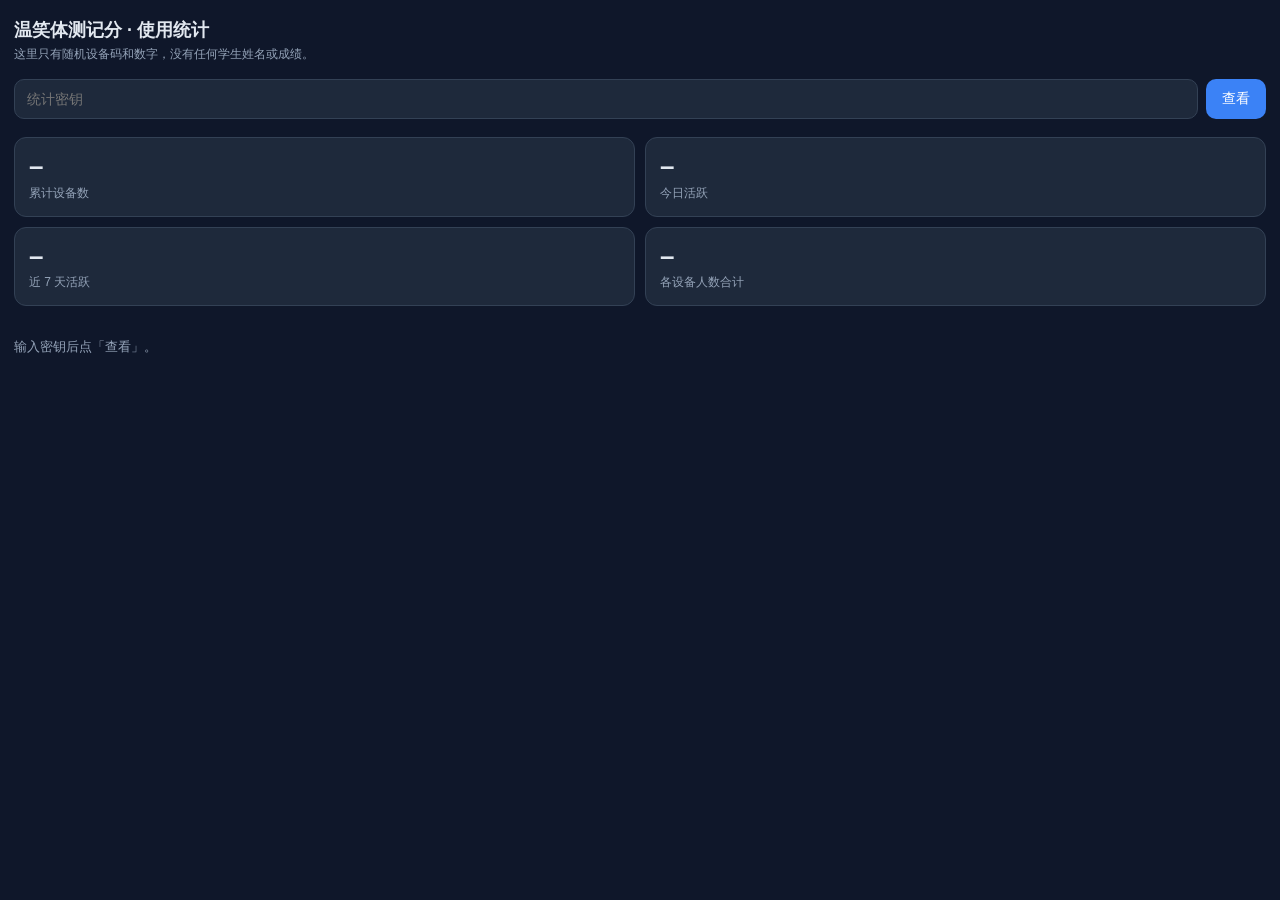
<file: 国标体测/stats.html>
<!DOCTYPE html>
<html lang="zh-CN">
<head>
<meta charset="utf-8">
<meta name="viewport" content="width=device-width,initial-scale=1">
<meta name="robots" content="noindex,nofollow">
<title>使用统计 · 温笑体测记分</title>
<style>
  :root { --bg:#0F172A; --card:#1E293B; --line:#334155; --txt:#E2E8F0; --mut:#94A3B8; --blue:#3B82F6; }
  * { box-sizing: border-box; }
  body { margin:0; padding:18px 14px 40px; background:var(--bg); color:var(--txt);
         font-family:-apple-system,BlinkMacSystemFont,"Segoe UI","PingFang SC","Microsoft YaHei",sans-serif; }
  h1 { font-size:18px; margin:0 0 4px; }
  .sub { color:var(--mut); font-size:12px; margin-bottom:16px; }
  .gate { display:flex; gap:8px; margin-bottom:18px; }
  .gate input { flex:1; min-width:0; padding:11px 12px; border-radius:10px; border:1px solid var(--line);
                background:var(--card); color:var(--txt); font-size:14px; font-family:inherit; }
  .gate button { padding:11px 16px; border-radius:10px; border:0; background:var(--blue); color:#fff;
                 font-size:14px; font-family:inherit; cursor:pointer; }
  .cards { display:grid; grid-template-columns:repeat(2,1fr); gap:10px; margin-bottom:18px; }
  .card { background:var(--card); border:1px solid var(--line); border-radius:12px; padding:14px; }
  .card .n { font-size:26px; font-weight:700; line-height:1.1; }
  .card .l { color:var(--mut); font-size:12px; margin-top:4px; }
  .tblwrap { overflow:auto; border:1px solid var(--line); border-radius:12px; background:var(--card); }
  table { border-collapse:collapse; width:100%; font-size:12.5px; min-width:640px; }
  th,td { padding:9px 10px; text-align:left; border-bottom:1px solid var(--line); white-space:nowrap; }
  th { color:var(--mut); font-weight:600; font-size:11.5px; }
  tr:last-child td { border-bottom:0; }
  .msg { color:var(--mut); font-size:13px; padding:14px 0; }
  .err { color:#FCA5A5; }
  .mono { font-family:ui-monospace,Menlo,Consolas,monospace; color:#93C5FD; }
</style>
</head>
<body>
<h1>温笑体测记分 · 使用统计</h1>
<div class="sub">这里只有随机设备码和数字，没有任何学生姓名或成绩。</div>

<div class="gate">
  <input id="key" type="password" placeholder="统计密钥" autocomplete="off">
  <button id="go">查看</button>
</div>

<div class="cards">
  <div class="card"><div class="n" id="nTotal">–</div><div class="l">累计设备数</div></div>
  <div class="card"><div class="n" id="nToday">–</div><div class="l">今日活跃</div></div>
  <div class="card"><div class="n" id="nWeek">–</div><div class="l">近 7 天活跃</div></div>
  <div class="card"><div class="n" id="nStu">–</div><div class="l">各设备人数合计</div></div>
</div>

<div class="msg" id="msg">输入密钥后点「查看」。</div>
<div class="tblwrap" id="wrap" hidden>
  <table>
    <thead><tr>
      <th>设备码</th><th>首次打开</th><th>最近打开</th><th>打开次数</th><th>人数</th><th>班数</th><th>设备</th>
    </tr></thead>
    <tbody id="rows"></tbody>
  </table>
</div>

<script src="config.js?sharecode=CHZSSC6P7N"></script>
<script src="vendor/workbuddy-cloud-sdk.js?sharecode=CHZSSC6P7N"></script>
<script>
(function () {
  'use strict';

  var $ = function (id) { return document.getElementById(id); };
  var cloud = null;

  function client() {
    if (cloud) return cloud;
    cloud = window.WorkBuddyCloud.createWorkBuddyCloud(window.WB_CLOUD_CONF);
    return cloud;
  }

  function fmt(ts) {
    if (!ts) return '—';
    var d = new Date(ts);
    if (isNaN(d.getTime())) return '—';
    var p = function (n) { return n < 10 ? '0' + n : '' + n; };
    return (d.getMonth() + 1) + '-' + p(d.getDate()) + ' ' + p(d.getHours()) + ':' + p(d.getMinutes());
  }

  function shortUA(ua) {
    ua = String(ua || '');
    if (/iPhone/.test(ua)) return 'iPhone';
    if (/iPad/.test(ua)) return 'iPad';
    if (/Android/.test(ua)) {
      var m = ua.match(/Android[^;]*;\s*([^)]+?)(?:\s+Build|\))/);
      return 'Android' + (m ? ' · ' + m[1].slice(0, 22) : '');
    }
    if (/Windows/.test(ua)) return 'Windows';
    if (/Macintosh/.test(ua)) return 'Mac';
    return '其他';
  }

  function load(key) {
    if (!key) { $('msg').textContent = '请先输入密钥。'; return; }
    $('msg').className = 'msg';
    $('msg').textContent = '正在读取…';
    $('wrap').hidden = true;

    var p;
    try {
      p = client().database.rpc('ws_stats', { p_key: key });
    } catch (e) {
      $('msg').className = 'msg err';
      $('msg').textContent = '云端组件加载失败，请刷新重试。';
      return;
    }

    Promise.resolve(p).then(function (r) {
      var d = (r && r.data !== undefined && r.data !== null) ? r.data : r;
      if (!d || !d.ok) {
        $('msg').className = 'msg err';
        $('msg').textContent = '密钥不对，或没有权限。';
        return;
      }
      $('nTotal').textContent = d.total || 0;
      $('nToday').textContent = d.today || 0;
      $('nWeek').textContent = d.week || 0;
      $('nStu').textContent = d.students || 0;

      var list = d.list || [];
      if (!list.length) {
        $('msg').textContent = '还没有任何设备上报（可能是刚发布，还没人打开）。';
        return;
      }
      $('msg').textContent = '共 ' + list.length + ' 条记录';
      $('rows').innerHTML = list.map(function (x) {
        return '<tr>' +
          '<td class="mono">' + String(x.did || '').slice(0, 12) + '…</td>' +
          '<td>' + fmt(x.first_at) + '</td>' +
          '<td>' + fmt(x.last_at) + '</td>' +
          '<td>' + (x.opens || 0) + '</td>' +
          '<td>' + (x.students_max || 0) + '</td>' +
          '<td>' + (x.classes_max || 0) + '</td>' +
          '<td>' + shortUA(x.ua) + '</td>' +
          '</tr>';
      }).join('');
      $('wrap').hidden = false;
    }).catch(function () {
      $('msg').className = 'msg err';
      $('msg').textContent = '连不上云端，请检查网络后重试。';
    });
  }

  var k = '';
  try {
    var m = location.search.match(/[?&]k=([^&]+)/);
    if (m) k = decodeURIComponent(m[1]);
  } catch (e) {}
  if (k) { $('key').value = k; load(k); }

  $('go').addEventListener('click', function () { load($('key').value.trim()); });
  $('key').addEventListener('keydown', function (e) { if (e.key === 'Enter') load($('key').value.trim()); });
})();
</script>
</body>
</html>
</file>
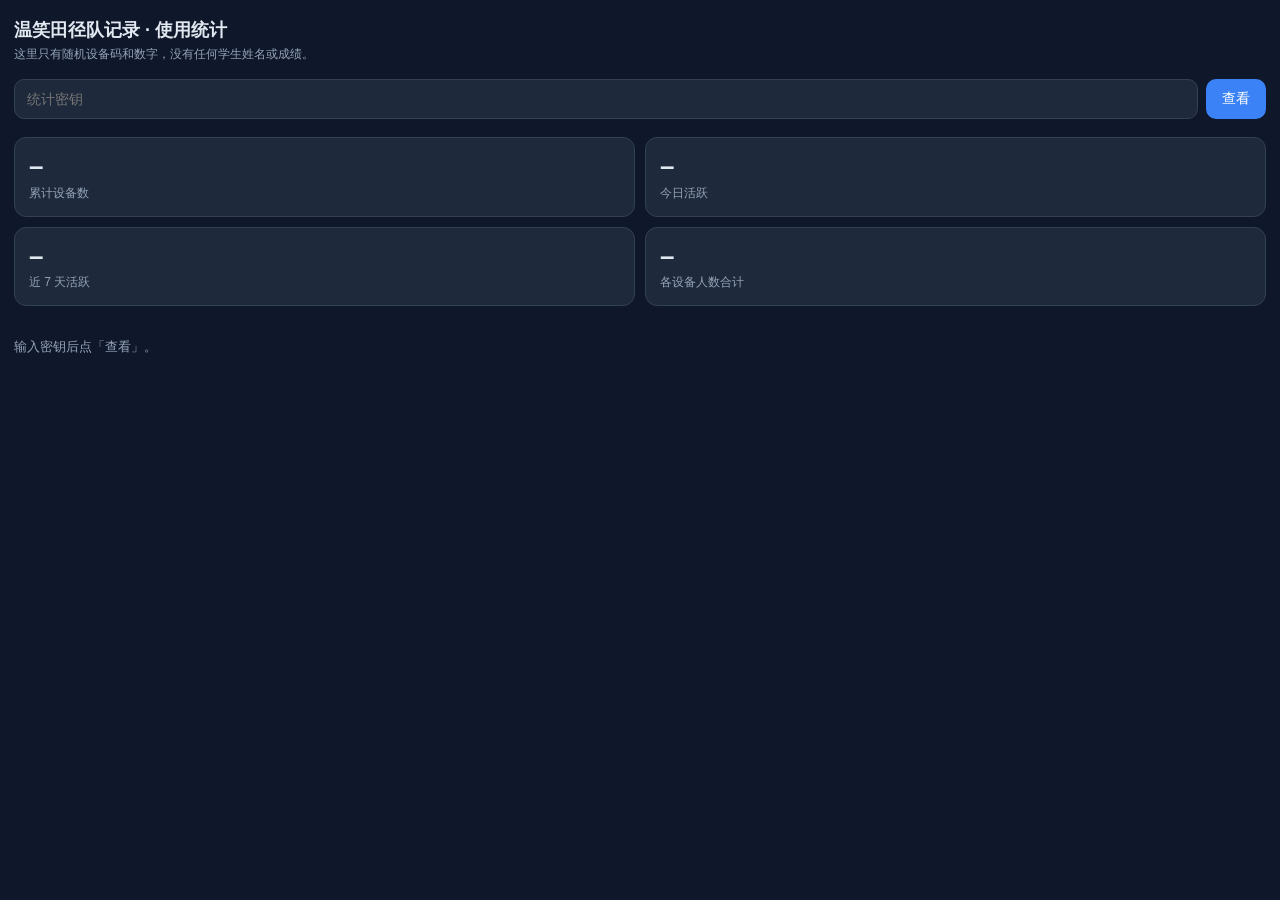
<file: 田径队/stats.html>
<!DOCTYPE html>
<html lang="zh-CN">
<head>
<meta charset="utf-8">
<meta name="viewport" content="width=device-width,initial-scale=1">
<meta name="robots" content="noindex,nofollow">
<title>使用统计 · 温笑田径队记录</title>
<style>
  :root { --bg:#0F172A; --card:#1E293B; --line:#334155; --txt:#E2E8F0; --mut:#94A3B8; --blue:#3B82F6; }
  * { box-sizing: border-box; }
  body { margin:0; padding:18px 14px 40px; background:var(--bg); color:var(--txt);
         font-family:-apple-system,BlinkMacSystemFont,"Segoe UI","PingFang SC","Microsoft YaHei",sans-serif; }
  h1 { font-size:18px; margin:0 0 4px; }
  .sub { color:var(--mut); font-size:12px; margin-bottom:16px; }
  .gate { display:flex; gap:8px; margin-bottom:18px; }
  .gate input { flex:1; min-width:0; padding:11px 12px; border-radius:10px; border:1px solid var(--line);
                background:var(--card); color:var(--txt); font-size:14px; font-family:inherit; }
  .gate button { padding:11px 16px; border-radius:10px; border:0; background:var(--blue); color:#fff;
                 font-size:14px; font-family:inherit; cursor:pointer; }
  .cards { display:grid; grid-template-columns:repeat(2,1fr); gap:10px; margin-bottom:18px; }
  .card { background:var(--card); border:1px solid var(--line); border-radius:12px; padding:14px; }
  .card .n { font-size:26px; font-weight:700; line-height:1.1; }
  .card .l { color:var(--mut); font-size:12px; margin-top:4px; }
  .tblwrap { overflow:auto; border:1px solid var(--line); border-radius:12px; background:var(--card); }
  table { border-collapse:collapse; width:100%; font-size:12.5px; min-width:640px; }
  th,td { padding:9px 10px; text-align:left; border-bottom:1px solid var(--line); white-space:nowrap; }
  th { color:var(--mut); font-weight:600; font-size:11.5px; }
  tr:last-child td { border-bottom:0; }
  .msg { color:var(--mut); font-size:13px; padding:14px 0; }
  .err { color:#FCA5A5; }
  .mono { font-family:ui-monospace,Menlo,Consolas,monospace; color:#93C5FD; }
</style>
</head>
<body>
<h1>温笑田径队记录 · 使用统计</h1>
<div class="sub">这里只有随机设备码和数字，没有任何学生姓名或成绩。</div>

<div class="gate">
  <input id="key" type="password" placeholder="统计密钥" autocomplete="off">
  <button id="go">查看</button>
</div>

<div class="cards">
  <div class="card"><div class="n" id="nTotal">–</div><div class="l">累计设备数</div></div>
  <div class="card"><div class="n" id="nToday">–</div><div class="l">今日活跃</div></div>
  <div class="card"><div class="n" id="nWeek">–</div><div class="l">近 7 天活跃</div></div>
  <div class="card"><div class="n" id="nStu">–</div><div class="l">各设备人数合计</div></div>
</div>

<div class="msg" id="msg">输入密钥后点「查看」。</div>
<div class="tblwrap" id="wrap" hidden>
  <table>
    <thead><tr>
      <th>设备码</th><th>首次打开</th><th>最近打开</th><th>打开次数</th><th>人数</th><th>班数</th><th>设备</th>
    </tr></thead>
    <tbody id="rows"></tbody>
  </table>
</div>

<script src="config.js?sharecode=CHZSSC6P7N"></script>
<script src="vendor/workbuddy-cloud-sdk.js?sharecode=CHZSSC6P7N"></script>
<script>
(function () {
  'use strict';

  var $ = function (id) { return document.getElementById(id); };
  var cloud = null;

  function client() {
    if (cloud) return cloud;
    cloud = window.WorkBuddyCloud.createWorkBuddyCloud(window.WB_CLOUD_CONF);
    return cloud;
  }

  function fmt(ts) {
    if (!ts) return '—';
    var d = new Date(ts);
    if (isNaN(d.getTime())) return '—';
    var p = function (n) { return n < 10 ? '0' + n : '' + n; };
    return (d.getMonth() + 1) + '-' + p(d.getDate()) + ' ' + p(d.getHours()) + ':' + p(d.getMinutes());
  }

  function shortUA(ua) {
    ua = String(ua || '');
    if (/iPhone/.test(ua)) return 'iPhone';
    if (/iPad/.test(ua)) return 'iPad';
    if (/Android/.test(ua)) {
      var m = ua.match(/Android[^;]*;\s*([^)]+?)(?:\s+Build|\))/);
      return 'Android' + (m ? ' · ' + m[1].slice(0, 22) : '');
    }
    if (/Windows/.test(ua)) return 'Windows';
    if (/Macintosh/.test(ua)) return 'Mac';
    return '其他';
  }

  function load(key) {
    if (!key) { $('msg').textContent = '请先输入密钥。'; return; }
    $('msg').className = 'msg';
    $('msg').textContent = '正在读取…';
    $('wrap').hidden = true;

    var p;
    try {
      p = client().database.rpc('ws_stats', { p_key: key });
    } catch (e) {
      $('msg').className = 'msg err';
      $('msg').textContent = '云端组件加载失败，请刷新重试。';
      return;
    }

    Promise.resolve(p).then(function (r) {
      var d = (r && r.data !== undefined && r.data !== null) ? r.data : r;
      if (!d || !d.ok) {
        $('msg').className = 'msg err';
        $('msg').textContent = '密钥不对，或没有权限。';
        return;
      }
      $('nTotal').textContent = d.total || 0;
      $('nToday').textContent = d.today || 0;
      $('nWeek').textContent = d.week || 0;
      $('nStu').textContent = d.students || 0;

      var list = d.list || [];
      if (!list.length) {
        $('msg').textContent = '还没有任何设备上报（可能是刚发布，还没人打开）。';
        return;
      }
      $('msg').textContent = '共 ' + list.length + ' 条记录';
      $('rows').innerHTML = list.map(function (x) {
        return '<tr>' +
          '<td class="mono">' + String(x.did || '').slice(0, 12) + '…</td>' +
          '<td>' + fmt(x.first_at) + '</td>' +
          '<td>' + fmt(x.last_at) + '</td>' +
          '<td>' + (x.opens || 0) + '</td>' +
          '<td>' + (x.students_max || 0) + '</td>' +
          '<td>' + (x.classes_max || 0) + '</td>' +
          '<td>' + shortUA(x.ua) + '</td>' +
          '</tr>';
      }).join('');
      $('wrap').hidden = false;
    }).catch(function () {
      $('msg').className = 'msg err';
      $('msg').textContent = '连不上云端，请检查网络后重试。';
    });
  }

  var k = '';
  try {
    var m = location.search.match(/[?&]k=([^&]+)/);
    if (m) k = decodeURIComponent(m[1]);
  } catch (e) {}
  if (k) { $('key').value = k; load(k); }

  $('go').addEventListener('click', function () { load($('key').value.trim()); });
  $('key').addEventListener('keydown', function (e) { if (e.key === 'Enter') load($('key').value.trim()); });
})();
</script>
</body>
</html>
</file>
<file: 国标体测/styles.css>
* { box-sizing: border-box; -webkit-tap-highlight-color: transparent; }
[hidden] { display: none !important; }
html, body { margin: 0; padding: 0; height: 100%; }
html { -webkit-text-size-adjust: 100%; text-size-adjust: 100%; }
body {
  font-family: -apple-system, BlinkMacSystemFont, "Segoe UI", "PingFang SC", "Microsoft YaHei", sans-serif;
  background: #EEF1F5; color: #111827; overscroll-behavior: none;
  min-height: 100vh; min-height: 100dvh;
  display: flex; justify-content: center;
}
.app {
  width: 100%; max-width: 520px; height: 100vh; height: 100dvh;
  background: #F7F9FC; display: flex; flex-direction: column;
  padding-top: env(safe-area-inset-top, 0px); padding-bottom: env(safe-area-inset-bottom, 0px);
  padding-left: env(safe-area-inset-left, 0px); padding-right: env(safe-area-inset-right, 0px);
}

.hd { flex: none; background: #fff; border-bottom: 1px solid #E3E8EF; padding: 7px 14px 0; }
.hd-row { display: flex; align-items: center; gap: 8px; padding-bottom: 8px; }
/* 校名条已按需求去掉，保留空规则以防老缓存页面引用 */

/* 底部黑色软件切换条已按需求去掉（节约屏幕空间），相关样式一并删除 */

/* 顶部项目选择条（横向滑动，常驻；未选时高亮提示） */
.projbar { display: flex; gap: 6px; overflow-x: auto; padding-bottom: 6px; -webkit-overflow-scrolling: touch; }
/* 首页只用卡片里的「年级 / 班级 + 项目」下拉，顶部这组（班级名 + 项目下拉）在首页不重复显示；
   切到测试 / 排名 / 总表 / 名单页时顶部项目下拉照常出现 */
body[data-tab="home"] .hd-row,
body[data-tab="home"] .projbar { display: none !important; }
.projbar::-webkit-scrollbar { display: none; }
.proj-chip {
  flex: 0 0 auto; appearance: none; border: 1px solid #D8DEE9; background: #F4F6FA;
  font-family: inherit; font-size: 13px; color: #5B6577; padding: 7px 12px;
  border-radius: 20px; cursor: pointer; white-space: nowrap;
}
.proj-chip.on { background: #1D4ED8; border-color: #1D4ED8; color: #fff; font-weight: 600; }
.proj-chip:active { transform: translateY(1px); }

/* 下拉选择：年级 / 班级 / 队伍 / 项目，手机上用系统原生下拉最顺手 */
.projbar .pick-sel { flex: 1 1 auto; min-width: 0; }
.pick-sel {
  font-family: inherit; font-size: 15px; color: #111827;
  height: 44px; padding: 0 10px; width: 100%; min-width: 0;
  border: 1px solid #D8DEE9; border-radius: 11px; background: #fff; outline: none;
}
.pick-sel:focus { border-color: #1D4ED8; }
.pick-sel.picked { border-color: #1D4ED8; background: #F5F8FF; font-weight: 600; }
.selrow { display: flex; gap: 8px; align-items: flex-end; margin-bottom: 10px; flex-wrap: wrap; }
.pick-lb { display: flex; flex-direction: column; gap: 5px; flex: 1 1 140px; min-width: 0; font-size: 12px; color: #5B6577; }
.btn.small { height: 44px; padding: 0 12px; font-size: 13px; flex: 0 0 auto; }

/* 首页操作指南 */
.guide { display: flex; flex-direction: column; gap: 8px; }
.guide .grow { font-size: 13px; line-height: 1.5; color: #334155; }
.guide .grow b { color: #1D4ED8; }
.guide .ghead { font-size: 12px; color: #94A3B8; letter-spacing: .08em; margin-top: 4px; }
/* 录入示例：小小的蓝色胶囊，手机上也好扫一眼 */
.guide .gval { display: inline-block; margin: 0 2px; padding: 1px 7px; border-radius: 7px;
  background: #E8EFFD; color: #1D4ED8; font-size: 12px; font-weight: 600; }

/* 顶部第二栏：年级 / 班级两个下拉等宽，紧凑不压内容 */
.hd-row .hd-lb { flex: 1 1 0; }
.hd-row .pick-sel { height: 40px; font-size: 14px; }
.hd-now { flex: 1 1 auto; min-width: 0; padding: 9px 0; font-size: 15px; font-weight: 600;
  color: #111827; overflow: hidden; text-overflow: ellipsis; white-space: nowrap; }
.cls-input {
  flex: 1; border: none; background: transparent; font-family: inherit;
  font-size: 16px; font-weight: 500; color: #111827; padding: 2px 0; outline: none; min-width: 0;
}
.cls-input:focus { border-bottom: 1px solid #1D4ED8; }
.badge { font-size: 12px; color: #1D4ED8; background: #E8EFFD; padding: 3px 9px; border-radius: 20px; white-space: nowrap; }

.tabs { display: flex; gap: 2px; }
.tab {
  flex: 1; appearance: none; border: none; background: transparent; font-family: inherit;
  font-size: 13px; color: #5B6577; padding: 9px 0 10px; cursor: pointer;
  border-bottom: 2px solid transparent; font-weight: 400;
}
.tab.active { color: #111827; font-weight: 500; border-bottom-color: #1D4ED8; }

/* 顶部男女切换：班级 + 性别 决定出场名单 */
.gseg { display: flex; gap: 6px; background: #F1F4F9; padding: 3px; border-radius: 11px; margin-bottom: 8px; }
.gbtn {
  flex: 1; appearance: none; border: none; background: transparent; font-family: inherit;
  font-size: 14px; color: #5B6577; padding: 8px 0; border-radius: 9px; cursor: pointer;
  display: flex; align-items: center; justify-content: center; gap: 6px;
}
.gbtn i { font-style: normal; font-size: 11px; color: #8A94A6; }
.gbtn.active { background: #1D4ED8; color: #fff; font-weight: 600; }
.gbtn.active i { color: #C7D7FE; }

.views { flex: 1; overflow: hidden; position: relative; contain: layout paint; }
.view { display: none; height: 100%; overflow-y: auto; padding: 12px 12px 58px; -webkit-overflow-scrolling: touch; overscroll-behavior-y: contain; }
.view.active { display: block; }
#view-test { padding-bottom: 132px; }

.card { background: #fff; border: 1px solid #E3E8EF; border-radius: 14px; padding: 12px; margin-bottom: 10px; }
.card-h { display: flex; justify-content: space-between; align-items: baseline; font-size: 14px; font-weight: 500; margin-bottom: 10px; gap: 8px; }
.sub { font-size: 12px; color: #8A94A6; font-weight: 400; }
.tip { font-size: 12px; color: #8A94A6; line-height: 1.6; margin: 8px 0 0; }

.btn-row { display: flex; gap: 8px; }
.quick-new-row { margin-top: 8px; }
.quick-new-row .btn { width: 100%; border-style: dashed; border-color: #C7D7FE; color: #1D4ED8; background: #F8FAFF; font-weight: 600; }
.quick-new-row .btn:active { background: #EEF4FF; }
.btn {
  flex: 1; appearance: none; font-family: inherit; cursor: pointer;
  border: 1px solid #DDE3EC; background: #fff; color: #334155;
  border-radius: 11px; height: 46px; font-size: 14px; font-weight: 500;
}
.btn:active { background: #F1F5F9; }
.btn.primary { background: #1D4ED8; border-color: #1D4ED8; color: #fff; }
.btn.primary:active { filter: brightness(.94); }
.btn.danger { color: #B91C1C; border-color: #FCA5A5; }

/* 「选择文件导入」用 label 触发文件选择：比脚本点隐藏 input 更稳，微信/QQ 浏览器也认 */
.btn.lbl { display: flex; align-items: center; justify-content: center; text-align: center; user-select: none; -webkit-user-select: none; }
.finput { position: absolute; left: -9999px; top: 0; width: 1px; height: 1px; opacity: 0; overflow: hidden; }

.inp {
  font-family: inherit; font-size: 15px; padding: 0 12px; height: 46px;
  border: 1px solid #DDE3EC; border-radius: 11px; background: #fff; color: #111827; outline: none; min-width: 0;
}
.inp:focus { border-color: #1D4ED8; }
.add-row { display: flex; gap: 8px; }
.add-row .inp { flex: 1; }
.add-row .sel { flex: 0 0 76px; padding: 0 8px; }
.add-row .btn { flex: 0 0 76px; }

.seg { display: flex; gap: 6px; background: #F1F4F9; padding: 3px; border-radius: 10px; margin-bottom: 10px; }
.seg-btn {
  flex: 1; appearance: none; border: none; background: transparent; font-family: inherit;
  font-size: 12.5px; color: #5B6577; padding: 7px 0; border-radius: 8px; cursor: pointer;
}
.seg-btn.active { background: #fff; color: #111827; font-weight: 500; box-shadow: 0 1px 2px rgba(16,24,40,.06); }

.rule-line {
  font-size: 12px; color: #5B6577; background: #F1F5F9; border-radius: 9px;
  padding: 7px 10px; margin-bottom: 10px; line-height: 1.5;
}
.rule-line b { color: #111827; font-weight: 500; }

/* ---------- 表格式列表 ---------- */
.tbl { font-size: 13.5px; }
.thead {
  display: grid; align-items: center; gap: 4px; padding: 4px 2px 7px;
  font-size: 11.5px; color: #8A94A6; border-bottom: 1px solid #EEF2F8;
}
.srow { display: grid; align-items: center; gap: 4px; padding: 9px 2px; border-top: 1px solid #F3F6FA; }
.srow:first-child { border-top: none; }
.rk { font-size: 11.5px; font-weight: 500; text-align: center; background: #EEF2F8; color: #475569; border-radius: 6px; padding: 3px 0; }
.rk.g1 { background: #FEF3C7; color: #92400E; }
.rk.g2 { background: #E5E9F0; color: #475569; }
.rk.g3 { background: #FBEADB; color: #9A5B23; }
.nm { font-weight: 400; overflow: hidden; text-overflow: ellipsis; white-space: nowrap; }
.tm { font-family: ui-monospace, SFMono-Regular, Menlo, monospace; font-variant-numeric: tabular-nums; text-align: right; color: #15803D; }
.tm.bad { color: #B91C1C; text-decoration: line-through; }
.delta { text-align: right; font-size: 11.5px; font-variant-numeric: tabular-nums; color: #8A94A6; }
.del {
  appearance: none; border: none; background: #F4F6FA; color: #8A94A6;
  width: 26px; height: 26px; border-radius: 8px; font-size: 15px; line-height: 1; cursor: pointer; padding: 0;
}
.del:active { background: #FEE2E2; color: #B91C1C; }
.empty { font-size: 13px; color: #9AA4B5; padding: 14px 0; text-align: center; line-height: 1.6; }

.rank-row { grid-template-columns: 28px 1fr 62px 46px 46px; }
.live-row { grid-template-columns: 30px 1fr 76px; }
.rk2 { text-align: center; font-size: 12px; font-variant-numeric: tabular-nums; color: #8A94A6; }
.rk2.avg { color: #334155; font-weight: 500; }

/* ---------- 名单页 ---------- */
.roster-row { grid-template-columns: 68px 1fr 40px 24px 26px; cursor: pointer; }
.roster-row.thead { white-space: nowrap; }
.roster-row.open { background: #F8FAFC; }
.tm.bst { text-align: left; font-size: 15px; font-weight: 600; color: #15803D; }
.tm.bst .nt { font-style: normal; font-weight: 400; font-size: 12px; color: #9AA4B5; }
.cnt {
  font-style: normal; font-size: 10.5px; color: #64748B; background: #EEF2F8;
  padding: 1px 5px; border-radius: 5px; margin-left: 5px; vertical-align: 1px;
}

.hist-row { background: #F8FAFC; border-top: 1px dashed #E2E8F0; padding: 8px 4px 10px; }
.hlist { display: flex; flex-direction: column; gap: 1px; }
.hline { display: grid; grid-template-columns: 1fr 52px 74px 32px 38px; gap: 3px; align-items: center; font-size: 12.5px; padding: 6px 4px; border-radius: 6px; }
.hline.on { background: #F5F8FF; }
.hpn { font-weight: 500; color: #334155; white-space: nowrap; overflow: hidden; text-overflow: ellipsis; }
.hpb { text-align: right; font-family: ui-monospace, SFMono-Regular, Menlo, monospace; font-variant-numeric: tabular-nums; color: #15803D; font-weight: 600; }
.hpl { text-align: right; font-size: 11.5px; color: #8A94A6; }
.hpc { text-align: right; font-size: 11px; color: #8A94A6; }
.hg { display: grid; grid-template-columns: repeat(4, 1fr); gap: 5px; margin: 4px 2px 8px; }
.hcell {
  display: flex; flex-direction: column; align-items: center; gap: 1px;
  background: #fff; border: 1px solid #E7ECF3; border-radius: 8px; padding: 5px 2px;
}
.hcell i { font-style: normal; font-size: 9.5px; color: #94A3B8; }
.hcell b { font-family: ui-monospace, SFMono-Regular, Menlo, monospace; font-variant-numeric: tabular-nums; font-size: 13px; font-weight: 500; color: #334155; }
.hcell.best { background: #F0FDF4; border-color: #BBF7D0; }
.hcell.best b { color: #15803D; font-weight: 600; }
.hcell.f b { color: #B91C1C; text-decoration: line-through; }

/* ---------- 测试页 ---------- */
.clock {
  font-family: ui-monospace, SFMono-Regular, Menlo, monospace; font-variant-numeric: tabular-nums;
  font-size: 46px; line-height: 1.05; font-weight: 500; letter-spacing: -1.5px;
  margin: 2px 0 4px; color: #111827;
}
.clock.run { color: #1D4ED8; }
.clock.done { color: #15803D; }
.hint { font-size: 12.5px; color: #5B6577; min-height: 17px; margin-bottom: 8px; }

.chips {
  display: none; flex-wrap: nowrap; overflow-x: auto; overflow-y: hidden; gap: 6px; margin-bottom: 9px;
  scrollbar-width: none; -webkit-overflow-scrolling: touch; padding-bottom: 2px;
}
.chips::-webkit-scrollbar { display: none; }
.chip {
  flex: 0 0 auto; min-width: 82px; text-align: center; font-family: ui-monospace, SFMono-Regular, Menlo, monospace;
  font-variant-numeric: tabular-nums; font-size: 14px; font-weight: 500;
  padding: 6px 8px; border-radius: 9px; background: #EFF6FF; color: #1D4ED8; border: 1px solid #DBEAFE;
}
.chip b { font-weight: 600; font-size: 12px; opacity: .75; margin-right: 1px; }
.chip.used { background: #F0FDF4; color: #15803D; border-color: #BBF7D0; }

.assign-bar { display: flex; align-items: center; gap: 8px; margin-bottom: 9px; }
.assign-bar[hidden] { display: none; }
.assign-bar .inp { flex: 1; height: 40px; font-size: 14px; }
.assign-stat { font-size: 11.5px; color: #5B6577; white-space: nowrap; }

.list-h { display: flex; justify-content: space-between; align-items: baseline; font-size: 13px; font-weight: 500; margin: 6px 2px 8px; gap: 8px; }
.list-h .sub { font-weight: 400; }

/* 点名名单：左侧滚动列表 + 右侧大滑块 */
.pick-wrap { position: relative; padding-right: 46px; }
.pick-list {
  max-height: 34vh; min-height: 150px; overflow-y: auto; -webkit-overflow-scrolling: touch;
  scrollbar-width: none; border-top: 1px solid #F1F5F9;
}
.pick-list::-webkit-scrollbar { display: none; }
.pick-bar {
  position: absolute; right: 0; top: 0; bottom: 0; width: 42px;
  background: #F1F4F9; border-radius: 12px; touch-action: none; cursor: pointer;
  overflow: hidden;
}
.pick-bar.off { display: none; }
.pick-thumb {
  position: absolute; left: 0; top: 0; width: 42px; min-height: 64px;
  background: #C3CCDA; border-radius: 12px; touch-action: none; cursor: grab;
  display: flex; flex-direction: column; align-items: center; justify-content: center; gap: 4px;
  box-shadow: inset 0 0 0 1px rgba(255,255,255,.5);
}
.pick-thumb.drag { background: #94A3B8; cursor: grabbing; }
.pick-thumb i { display: block; width: 14px; height: 2px; border-radius: 2px; background: rgba(255,255,255,.9); }

.prow {
  width: 100%; display: grid; grid-template-columns: 32px 1fr 44px 70px; gap: 6px; align-items: center;
  padding: 11px 8px; border: none; border-bottom: 1px solid #F1F5F9; background: #fff;
  font-family: inherit; text-align: left; cursor: pointer;
}
.prow:active { background: #F1F5F9; }
.prow.done { background: #F7FDF9; }
.prow .pnm { font-size: 16px; font-weight: 500; display: flex; align-items: center; gap: 5px; overflow: hidden; white-space: nowrap; }
.prow .pno { font-size: 11.5px; color: #9AA4B5; text-align: right; }
.prow .pval { font-family: ui-monospace, SFMono-Regular, Menlo, monospace; font-variant-numeric: tabular-nums; font-size: 14px; text-align: right; color: #9AA4B5; }
.prow .pval.ok { color: #15803D; font-weight: 600; }
.prow .pval.none { color: #C3CBD9; }
.prow .ord {
  font-style: normal; font-size: 10.5px; color: #1D4ED8; background: #E8EFFD;
  padding: 1px 5px; border-radius: 5px; flex: none;
}
.prow .dtag {
  font-style: normal; font-size: 10px; color: #15803D; background: #DCFCE7;
  padding: 1px 5px; border-radius: 5px; flex: none;
}
.dot {
  width: 28px; height: 28px; border-radius: 50%; flex: none; display: flex;
  align-items: center; justify-content: center; font-size: 13px; font-weight: 500; color: #fff; background: #94A3B8;
}
.dot.m { background: #3B82F6; }
.dot.f { background: #EC4899; }

.pick-foot { margin-top: 6px; text-align: center; }
.linkbtn {
  appearance: none; border: none; background: transparent; color: #1D4ED8;
  font-family: inherit; font-size: 12.5px; padding: 6px 10px; cursor: pointer;
}
.linkbtn:disabled { color: #C3CBD9; }

/* ---------- 底部固定大按钮：位置永远不动 ---------- */
.dock {
  position: fixed; left: 50%; transform: translateX(-50%); width: 100%; max-width: 480px;
  bottom: 0; z-index: 30; display: flex; gap: 10px; align-items: stretch;
  padding: 8px 12px calc(8px + env(safe-area-inset-bottom, 0px));
  background: rgba(247, 249, 252, .97); border-top: 1px solid #E3E8EF;
  -webkit-backdrop-filter: blur(10px); backdrop-filter: blur(10px);
}
.dock-main {
  flex: 1; min-width: 0; height: 104px; padding: 0 8px;
  border: none; border-radius: 20px; background: #1D4ED8; color: #fff;
  font-family: inherit; cursor: pointer;
  display: flex; flex-direction: column; align-items: center; justify-content: center; gap: 4px;
  box-shadow: 0 5px 16px rgba(29, 78, 216, .26);
}
.dock-main:active { transform: scale(.985); filter: brightness(.94); }
.dock-main .dm-num { font-size: 28px; font-weight: 600; letter-spacing: .5px; line-height: 1.1; white-space: nowrap; }
.dock-main .dm-sub { font-size: 12px; opacity: .82; white-space: nowrap; }
.dock-main.armed { background: #DC2626; box-shadow: 0 5px 16px rgba(220, 38, 38, .3); }
.dock-main.ready { background: #15803D; box-shadow: 0 5px 16px rgba(21, 128, 61, .26); }
.dock-stop {
  flex: 0 0 104px; height: 104px; padding: 0;
  border: 1px solid #111827; border-radius: 20px; background: #111827; color: #fff;
  font-family: inherit; font-size: 18px; font-weight: 600; cursor: pointer;
}
.dock-stop:active { filter: brightness(1.15); }
.dock-stop:disabled { background: #EEF1F5; border-color: #E2E8F0; color: #A0AAB8; }

/* ---------- 男女分段标题 ---------- */
.gsec-h {
  display: flex; align-items: baseline; gap: 7px;
  font-size: 12.5px; font-weight: 600; color: #111827;
  padding: 10px 2px 5px; border-top: 1px solid #F3F6FA; margin-top: 2px;
}
.gsec-h:first-child { border-top: none; padding-top: 0; }
.gsec-h i { font-style: normal; font-weight: 400; font-size: 11.5px; color: #8A94A6; }
.gsec-h b {
  margin-left: auto; font-family: ui-monospace, SFMono-Regular, Menlo, monospace;
  font-variant-numeric: tabular-nums; font-size: 14px; color: #15803D;
}
.gsec-h b.none { font-family: inherit; font-size: 11.5px; font-weight: 400; color: #A0AAB8; }
.gsec-h em { font-style: normal; font-size: 11.5px; color: #8A94A6; font-weight: 400; }

/* ---------- 统计卡 ---------- */
.stat2 { display: grid; grid-template-columns: 1fr 1fr; gap: 9px; }
.stat-box {
  display: flex; flex-direction: column; gap: 2px;
  background: #F8FAFC; border: 1px solid #E7ECF3; border-radius: 12px; padding: 10px 12px;
}
.stat-box i { font-style: normal; font-size: 11.5px; color: #5B6577; }
.stat-box b {
  font-family: ui-monospace, SFMono-Regular, Menlo, monospace; font-variant-numeric: tabular-nums;
  font-size: 26px; font-weight: 600; color: #15803D; letter-spacing: -.6px; line-height: 1.15;
}
.stat-box span { font-size: 11.5px; color: #8A94A6; }

/* ---------- 班级 chips ---------- */
.cchips { display: flex; flex-wrap: wrap; gap: 7px; margin-bottom: 10px; }
.cchip {
  appearance: none; font-family: inherit; cursor: pointer; display: flex; align-items: center; gap: 5px;
  border: 1px solid #DDE3EC; background: #fff; border-radius: 10px;
  padding: 8px 11px; font-size: 13px; color: #334155;
}
.cchip i { font-style: normal; font-size: 10.5px; color: #8A94A6; }
.cchip.active { background: #1D4ED8; border-color: #1D4ED8; color: #fff; }
.cchip.active i { color: #C7D7FE; }
.cchip.add { border-style: dashed; color: #1D4ED8; font-size: 12.5px; }
/* 重复班名提示：宁可显眼，也不要让两个同名班悄悄混在一起 */
.dupwarn {
  flex: 0 0 100%; width: 100%; box-sizing: border-box; margin-bottom: 8px;
  padding: 9px 11px; border: 1px solid #F2C94C; border-radius: 9px;
  background: #FFF8E6; color: #92400E; font-size: 12px; line-height: 1.6;
}
.cls-new { display: flex; gap: 8px; margin-bottom: 8px; }
.cls-new .inp { flex: 1; height: 42px; font-size: 14px; }
.cls-new .btn { flex: 0 0 70px; height: 42px; }

/* ---------- 首页项目宫格 ---------- */
.pgrid { display: grid; grid-template-columns: 1fr 1fr; gap: 9px; }
.pcard {
  display: flex; flex-direction: column; gap: 3px; align-items: flex-start;
  padding: 12px; border: 1px solid #DDE3EC; border-radius: 14px; background: #fff;
  font-family: inherit; cursor: pointer; text-align: left;
}
.pcard:active { background: #F1F5F9; }
.pcard.on { border-color: #1D4ED8; background: #F5F8FF; box-shadow: inset 0 0 0 1px #1D4ED8; }
.pc-h { display: flex; align-items: baseline; gap: 6px; width: 100%; }
.pc-h b { font-size: 16px; font-weight: 600; }
.pc-h i { font-style: normal; font-size: 10px; color: #8A94A6; background: #F1F4F9; padding: 1px 5px; border-radius: 5px; margin-left: auto; }
.pc-n { font-size: 11.5px; color: #5B6577; }
.pc-n b { color: #111827; font-weight: 600; }
.pc-b { font-size: 11.5px; color: #15803D; font-variant-numeric: tabular-nums; }
.pc-b em { font-style: normal; color: #A0AAB8; }

/* ---------- 总表 ---------- */
.allwrap { overflow-x: auto; -webkit-overflow-scrolling: touch; border: 1px solid #EEF2F8; border-radius: 10px; }
.alltbl { border-collapse: separate; border-spacing: 0; font-size: 13px; width: 100%; }
.alltbl th, .alltbl td { padding: 7px 6px; white-space: nowrap; text-align: center; border-bottom: 1px solid #F3F6FA; }
.alltbl th { background: #F8FAFC; font-size: 11.5px; font-weight: 500; color: #5B6577; }
.alltbl td { font-variant-numeric: tabular-nums; font-family: ui-monospace, SFMono-Regular, Menlo, monospace; color: #334155; }
.alltbl td.nv { color: #C9D1DE; }
.alltbl .namecol { position: sticky; left: 0; z-index: 2; background: #fff; text-align: left; font-family: inherit; box-shadow: 2px 0 5px rgba(16,24,40,.05); }
.alltbl th.namecol { background: #F8FAFC; z-index: 3; }
.alltbl td.namecol { font-size: 13.5px; }
.alltbl td.namecol b { font-weight: 500; }
.alltbl td.namecol i { font-style: normal; font-size: 10.5px; color: #9AA4B5; margin-left: 4px; }
.alltbl tr.gdiv td { background: #F1F5F9; font-size: 11.5px; color: #5B6577; font-weight: 600; font-family: inherit; text-align: left; }

/* ---------- 弹层 ---------- */
.modal { position: fixed; inset: 0; z-index: 60; display: flex; align-items: flex-end; justify-content: center; }
.modal-mask { position: absolute; inset: 0; background: rgba(17, 24, 39, .45); }
.modal-box {
  position: relative; width: 100%; max-width: 480px; background: #fff;
  border-radius: 18px 18px 0 0; padding: 16px 16px calc(16px + env(safe-area-inset-bottom, 0px));
  box-shadow: 0 -8px 30px rgba(16,24,40,.18);
  max-height: 88vh; overflow-y: auto; -webkit-overflow-scrolling: touch;
}
.modal-title { font-size: 13px; color: #8A94A6; text-align: center; margin-bottom: 6px; }
.modal-body { font-size: 13.5px; color: #334155; line-height: 1.6; }
.ctip { font-size: 12px; color: #64748B; margin-bottom: 8px; }
.cscroll { max-height: 52vh; overflow: auto; -webkit-overflow-scrolling: touch; border: 1px solid #EEF2F7; border-radius: 12px; }
.crow { display: flex; align-items: center; gap: 8px; padding: 9px 12px; border-bottom: 1px solid #F1F5F9; font-size: 14px; }
.crow:last-child { border-bottom: 0; }
.crow input { width: 18px; height: 18px; }
.cno { color: #94A3B8; font-size: 12px; min-width: 30px; }
.cnm { flex: 1; }
.cg { color: #94A3B8; font-size: 12px; }
.mb-name { font-size: 24px; font-weight: 600; text-align: center; margin: 6px 0 2px; color: #111827; }
.mb-val {
  font-size: 34px; font-weight: 700; color: #1D4ED8; text-align: center;
  font-family: ui-monospace, SFMono-Regular, Menlo, monospace; font-variant-numeric: tabular-nums;
  margin: 0 0 4px; letter-spacing: -.5px;
}
.mb-tip { font-size: 12.5px; color: #8A94A6; text-align: center; line-height: 1.6; margin: 8px 0 0; }
.valrow { display: flex; align-items: center; justify-content: center; gap: 8px; margin: 12px 0 4px; }
.valrow span { font-size: 14px; color: #5B6577; }
.valinp {
  width: 96px; height: 60px; font-size: 28px; text-align: center; font-family: inherit;
  font-variant-numeric: tabular-nums; border: 1px solid #DDE3EC; border-radius: 12px;
  background: #F8FAFC; color: #111827; outline: none;
}
.valinp.wide { width: 160px; }
.valinp:focus { border-color: #1D4ED8; background: #fff; }
.modal-btns { display: flex; gap: 8px; margin-top: 14px; flex-wrap: wrap; }
/* 第三个按钮（如「这个成绩作废」）独占一行，放在最上面，避免三个按钮挤成一排 */
.modal-btns #modalAlt.alt-wide { flex: 1 0 100%; order: -1; height: 44px; font-size: 13.5px;
  color: #B45309; border-color: #FCD34D; background: #FFFBEB; }
.modal-btns #modalAlt.alt-wide:active { background: #FEF3C7; }

/* 录成绩弹窗：搜姓名 / 学号找下一位同学 */
.jump-box { margin-top: 12px; padding-top: 10px; border-top: 1px dashed #E2E8F0; }
.jump-hd { font-size: 12.5px; font-weight: 600; color: #334155; margin-bottom: 7px; }
.jump-hd span { font-weight: 400; color: #94A3B8; margin-left: 6px; font-size: 11.5px; }
.jump-box .inp { width: 100%; height: 38px; font-size: 13.5px; }
.jump-list { display: flex; flex-wrap: wrap; gap: 6px; margin-top: 8px; max-height: 116px; overflow-y: auto; -webkit-overflow-scrolling: touch; }
.jump-cap { width: 100%; font-size: 11.5px; color: #94A3B8; }
.jump-empty { font-size: 12px; color: #94A3B8; padding: 4px 0; }
.jump-item {
  display: inline-flex; align-items: center; gap: 6px; padding: 6px 10px;
  border: 1px solid #DDE3EC; border-radius: 9px; background: #F8FAFC;
  color: #111827; font-family: inherit; font-size: 13px; cursor: pointer;
}
.jump-item b { font-weight: 600; }
.jump-item i { font-style: normal; font-size: 11.5px; color: #94A3B8; }
.jump-item em { font-style: normal; font-size: 11px; color: #15803D; }
.jump-item.cur { border-color: #1D4ED8; background: #EFF6FF; }
.jump-item:active { transform: translateY(1px); }

.toast {
  position: fixed; left: 50%; bottom: 150px; transform: translateX(-50%) translateY(8px);
  background: #111827; color: #fff; font-size: 13px; padding: 9px 15px; border-radius: 10px;
  opacity: 0; transition: opacity .18s, transform .18s; pointer-events: none; white-space: nowrap; z-index: 70; max-width: 90vw;
}
.toast.on { opacity: .95; transform: translateX(-50%) translateY(0); }
.msg { font-size: 12.5px; margin-top: 8px; line-height: 1.5; }
.msg.ok { color: #15803D; }
.msg.err { color: #B91C1C; }

/* ---------- 评分（国家学生体质健康标准） ---------- */
.sc {
  font-style: normal; font-weight: 600; font-size: 10.5px; line-height: 1;
  font-variant-numeric: tabular-nums; color: #1D4ED8; background: #EFF6FF;
  border-radius: 5px; padding: 2px 4px; vertical-align: 2px; white-space: nowrap;
}
.sc.hi { background: #DBEAFE; color: #1E40AF; }
.sc.lo { background: #FEF2F2; color: #B91C1C; }
.sc.alt { background: #F1F5F9; color: #64748B; }
.sc u { text-decoration: none; font-size: 9px; margin-left: 1px; color: #94A3B8; }
.sc.cell { margin-left: 3px; display: inline-block; }
.sc.in { margin-left: 4px; }

.stat-box b .sc { font-size: 11px; margin-left: 5px; vertical-align: 4px; }

.alltbl .avgcol {
  position: sticky; right: 54px; z-index: 2; background: #fff;
  font-weight: 600; color: #1D4ED8; box-shadow: -3px 0 5px rgba(16,24,40,.05);
}
.alltbl th.avgcol { background: #F8FAFC; color: #5B6577; z-index: 3; }
.alltbl td.avgcol.nv { color: #C9D1DE; }
.alltbl td.avgcol.hi { color: #1D4ED8; }
.alltbl td.avgcol.lo { color: #B91C1C; }

/* 评价列：固定在最右边（总分列往左让 54px，正好给它腾位置） */
.alltbl .lvcol {
  position: sticky; right: 0; z-index: 2;
  width: 54px; min-width: 54px; max-width: 54px;
  padding-left: 3px; padding-right: 3px;
  background: #fff; text-align: center;
  font-family: inherit; font-size: 12px; font-weight: 600;
  box-shadow: -3px 0 5px rgba(16,24,40,.05);
}
.alltbl th.lvcol { background: #F8FAFC; color: #5B6577; font-size: 11.5px; font-weight: 500; z-index: 3; }
.alltbl td.lvcol.a { color: #1D4ED8; background: #EFF6FF; }
.alltbl td.lvcol.b { color: #0369A1; background: #F0F9FF; }
.alltbl td.lvcol.c { color: #475569; background: #F8FAFC; }
.alltbl td.lvcol.d { color: #B91C1C; background: #FEF2F2; }
.alltbl td.lvcol.none { color: #C9D1DE; background: #fff; font-weight: 400; }
.alltbl tr.gdiv td.lvcol, .alltbl tr.gdiv td.avgcol { background: #F1F5F9; }

/* 全班总平均分那条 */
.havg .havg-u { font-size: 11.5px; color: #5B6577; }
.havg .avglv {
  font-style: normal; font-size: 10.5px; padding: 1px 5px; border-radius: 5px; margin-left: 2px;
}
.havg .avglv.lv-a { background: #DBEAFE; color: #1E40AF; }
.havg .avglv.lv-b { background: #E0F2FE; color: #0369A1; }
.havg .avglv.lv-c { background: #F1F5F9; color: #64748B; }
.havg .avglv.lv-d { background: #FEE2E2; color: #B91C1C; }

.havg {
  display: flex; align-items: baseline; gap: 6px; padding: 2px 4px 8px;
  font-size: 12px; color: #5B6577;
}
.havg b { font-size: 17px; font-weight: 600; color: #1D4ED8; font-variant-numeric: tabular-nums; }
.havg i { font-style: normal; font-size: 10.5px; color: #9AA4B5; }
.hps { text-align: right; }
.hps em { font-style: normal; font-size: 10.5px; color: #BFC8D6; }

.pc-avg { font-style: normal; font-size: 10.5px; color: #64748B; margin-left: 5px; }

.mb-sc {
  text-align: center; font-size: 13px; color: #5B6577; margin: 2px 0 0;
}
.mb-sc b { font-size: 20px; font-weight: 700; color: #1D4ED8; font-variant-numeric: tabular-nums; margin: 0 2px; }
.mb-sc i { display: block; font-style: normal; font-size: 11px; color: #9AA4B5; margin-top: 2px; }

.ver {
  font-size: 10.5px; color: #B6BFCE; text-align: center;
  margin: 10px 0 0; padding-top: 8px; border-top: 1px dashed #EEF2F8;
}

.grade-row { display: flex; gap: 8px; margin-bottom: 10px; }
.grade-row .gbtn { flex: 1; }

/* ---------- 年级切换 ---------- */
.grade-row { display: flex; align-items: center; gap: 8px; margin-top: 6px; flex-wrap: wrap; }
.grade-row .glabel { font-size: 12.5px; color: #5B6577; flex: 0 0 auto; }
.grade-row .gseg { flex: 0 0 auto; margin-bottom: 0; }
.grade-row .gseg .gbtn { padding: 6px 13px; font-size: 13px; }
.grade-row .gsub { font-size: 11px; color: #9AA4B5; }

/* 总分 + 等级 */
.tot { font-variant-numeric: tabular-nums; font-weight: 600; }
.tot em { font-style: normal; font-size: 10px; margin-left: 3px; padding: 1px 4px; border-radius: 5px; vertical-align: 1px; }
.tot em.lv-a { background: #DBEAFE; color: #1E40AF; }
.tot em.lv-b { background: #E0F2FE; color: #0369A1; }
.tot em.lv-c { background: #F1F5F9; color: #64748B; }
.tot em.lv-d { background: #FEE2E2; color: #B91C1C; }
.tot.none { color: #C9D1DE; font-weight: 400; }

/* 弹窗里的步骤列表 */
.mb-ol { margin: 6px 0 4px; padding-left: 20px; }
.mb-ol li { font-size: 13px; color: #334155; line-height: 1.65; margin-bottom: 5px; }
.mb-ol li b { color: #111827; }

.tot.lv-a { color: #1D4ED8; }
.tot.lv-b { color: #0369A1; }
.tot.lv-c { color: #475569; }
.tot.lv-d { color: #B91C1C; }
.alltbl td.avgcol.tot.lv-a { color: #1D4ED8; }
.alltbl td.avgcol.tot.lv-d { color: #B91C1C; }

/* ===== 云端同步提示条（并入教练版云端后新增） ===== */
.cloudbar{
  margin:0; padding:3px 10px; font-size:11px; line-height:1.6;
  text-align:center; color:#64748B; background:#F1F5F9;
  border-bottom:1px solid #E2E8F0; letter-spacing:0; font-weight:400;
}
.cloudbar.on{ color:#0F6E56; background:#ECFDF5; border-bottom-color:#A7F3D0; }
.cloudbar.off{ color:#B45309; background:#FEF3C7; border-bottom-color:#FDE68A; }

/* ===== 当前账号条（并入账号体系后新增） ===== */
.whoBar{
  margin:0; padding:4px 10px; font-size:11.5px; line-height:1.7;
  display:flex; align-items:center; gap:8px; justify-content:flex-end;
  background:#0F172A; color:#E2E8F0;
}
.whoBar span{margin-right:auto; font-weight:500; letter-spacing:.02em}
.whoBar button{
  background:rgba(255,255,255,.12); border:0; color:#E2E8F0; font-size:11px;
  padding:3px 9px; border-radius:6px; font-family:inherit; cursor:pointer;
}
.whoBar button:active{background:rgba(255,255,255,.22)}

/* ===== 触控与首屏响应：去掉双击缩放等待，按下立即给视觉反馈 ===== */
button, select, .btn, .tab, .gbtn, .seg-btn, .pick-sel, .proj-chip,
.pcard, .cchip, .roster-row, .prow, .jump-item, .del, .linkbtn, .crow {
  touch-action: manipulation;
}
button, .btn, .tab, .gbtn, .seg-btn, .pcard, .cchip, .roster-row, .prow,
.jump-item, .del, .linkbtn, .crow {
  -webkit-user-select: none; user-select: none;
}
.btn, .tab, .gbtn, .seg-btn, .pcard, .cchip, .roster-row, .prow, .jump-item, .del, .linkbtn {
  transition: background-color .08s ease, color .08s ease, filter .08s ease, transform .08s ease;
}
.btn:active, .tab:active, .gbtn:active, .seg-btn:active, .pcard:active,
.cchip:active, .roster-row:active, .prow:active, .jump-item:active,
.del:active, .linkbtn:active {
  transform: translateY(1px) scale(.99);
}

/* ===== iPhone 13 / 12 / 11 等 390px 左右屏幕：整体放大，触控区域更宽 ===== */
@media screen and (min-width: 375px) and (max-width: 430px) and (min-height: 650px) {
  .app { max-width: 100%; }
  .hd { padding: 10px 16px 0; }
  .view { padding: 14px 16px calc(74px + env(safe-area-inset-bottom, 0px)); }
  #view-test { padding-bottom: 192px; }
  .card { padding: 14px; margin-bottom: 12px; border-radius: 16px; }
  .card-h { font-size: 15px; margin-bottom: 12px; }
  .sub { font-size: 12.5px; }
  .tip { font-size: 12.5px; line-height: 1.65; }
  .pick-sel { height: 48px; padding: 0 12px; font-size: 16px; border-radius: 12px; }
  .pick-lb { gap: 6px; font-size: 12.5px; }
  .hd-row .pick-sel { height: 44px; font-size: 15px; }
  .btn, .inp { height: 50px; font-size: 15.5px; line-height: 1.2; }
  .btn.small { height: 46px; font-size: 14px; }
  .tab { padding: 11px 0 12px; font-size: 14.5px; }
  .gseg { gap: 7px; padding: 4px; margin-bottom: 10px; }
  .gbtn { padding: 10px 0; font-size: 15px; }
  .gbtn i { font-size: 11.5px; }
  .pgrid { gap: 10px; }
  .pcard { min-height: 104px; padding: 14px; }
  .pc-h b { font-size: 17px; }
  .pc-n, .pc-b { font-size: 12px; }
  .srow { padding: 11px 2px; }
  .tbl { font-size: 14px; }
  .roster-row { grid-template-columns: 64px minmax(0, 1fr) 44px 28px 32px; }
  .del { width: 30px; height: 30px; font-size: 16px; }
  .clock { font-size: 49px; }
  .hint { font-size: 13px; line-height: 1.5; }
  .chips { padding-bottom: 3px; }
  .chip { min-width: 88px; padding: 7px 9px; font-size: 14.5px; }
  .assign-bar .inp { height: 46px; font-size: 15px; }
  .pick-list { max-height: 36vh; min-height: 170px; }
  .valinp { width: 104px; height: 64px; font-size: 30px; }
  .valinp.wide { width: 174px; }
  .mb-name { font-size: 26px; }
  .mb-value, .mb-val { font-size: 38px; }
  .modal-box { max-width: 100%; padding: 18px 18px calc(18px + env(safe-area-inset-bottom, 0px)); }
  .modal-body { font-size: 14px; }
  .modal-btns .btn, .modal-btns #modalAlt.alt-wide { height: 50px; font-size: 15px; }
  .dock { max-width: 100%; padding: 10px 16px calc(10px + env(safe-area-inset-bottom, 0px)); }
  .dock-main, .dock-stop { height: 112px; }
  .dock-stop { flex-basis: 108px; font-size: 19px; }
  .dock-main .dm-num { font-size: 31px; }
  .dock-main .dm-sub { font-size: 13px; }
  .alltbl { font-size: 13.5px; }
  .alltbl th, .alltbl td { padding: 8px 6px; }
  .toast { bottom: 172px; padding: 10px 16px; font-size: 14px; }
}

@media (prefers-reduced-motion: reduce) {
  *, *::before, *::after { transition-duration: .01ms !important; animation-duration: .01ms !important; }
}
</file>
<file: 田径队/styles.css>
* { box-sizing: border-box; -webkit-tap-highlight-color: transparent; }
[hidden] { display: none !important; }
html, body { margin: 0; padding: 0; height: 100%; }
html { -webkit-text-size-adjust: 100%; text-size-adjust: 100%; }
body {
  font-family: -apple-system, BlinkMacSystemFont, "Segoe UI", "PingFang SC", "Microsoft YaHei", sans-serif;
  background: #EEF1F5; color: #111827; overscroll-behavior: none;
  min-height: 100vh; min-height: 100dvh;
  display: flex; justify-content: center;
}
.app {
  width: 100%; max-width: 520px; height: 100vh; height: 100dvh;
  background: #F7F9FC; display: flex; flex-direction: column;
  padding-top: env(safe-area-inset-top, 0px); padding-bottom: env(safe-area-inset-bottom, 0px);
  padding-left: env(safe-area-inset-left, 0px); padding-right: env(safe-area-inset-right, 0px);
}

.hd { flex: none; background: #fff; border-bottom: 1px solid #E3E8EF; padding: 7px 14px 0; }
.hd-row { display: flex; align-items: center; gap: 8px; padding-bottom: 8px; }
/* 校名条已按需求去掉，保留空规则以防老缓存页面引用 */

/* 底部黑色软件切换条已按需求去掉（节约屏幕空间），相关样式一并删除 */

/* 顶部项目选择条（横向滑动，常驻；未选时高亮提示） */
.projbar { display: flex; gap: 6px; overflow-x: auto; padding-bottom: 6px; -webkit-overflow-scrolling: touch; }
/* 首页只用卡片里的「年级 / 班级 + 项目」下拉，顶部这组（班级名 + 项目下拉）在首页不重复显示；
   切到测试 / 排名 / 总表 / 名单页时顶部项目下拉照常出现 */
body[data-tab="home"] .hd-row,
body[data-tab="home"] .projbar { display: none !important; }
.projbar::-webkit-scrollbar { display: none; }

/* 软件切换：两套程序共用一个入口，数据仍各自独立 */
.switch-card { border-color: #DCE6F7; background: linear-gradient(180deg, #FFFFFF 0%, #F7FAFF 100%); }
.switch-grid { display: grid; grid-template-columns: 1fr 1fr; gap: 8px; }
.switch-app {
  display: flex; flex-direction: column; align-items: center; justify-content: center; gap: 3px;
  min-height: 68px; padding: 10px 8px; border: 1px solid #D8E1EF; border-radius: 12px;
  background: #fff; color: #334155; text-decoration: none; touch-action: manipulation;
}
.switch-app b { font-size: 16px; line-height: 1.2; font-weight: 600; }
.switch-app i { font-style: normal; font-size: 11.5px; color: #8A94A6; }
.switch-app.on { border-color: #1D4ED8; background: #EFF6FF; color: #1D4ED8; box-shadow: inset 0 0 0 1px #1D4ED8; }
.switch-app.on i { color: #5473B5; }
.switch-app:active { transform: translateY(1px) scale(.99); }
.switch-home { margin-left: 6px; color: #1D4ED8; text-decoration: none; font-weight: 600; white-space: nowrap; }
.switch-home:active { opacity: .7; }
.proj-chip {
  flex: 0 0 auto; appearance: none; border: 1px solid #D8DEE9; background: #F4F6FA;
  font-family: inherit; font-size: 13px; color: #5B6577; padding: 7px 12px;
  border-radius: 20px; cursor: pointer; white-space: nowrap;
}
.proj-chip.on { background: #1D4ED8; border-color: #1D4ED8; color: #fff; font-weight: 600; }
.proj-chip:active { transform: translateY(1px); }

/* 下拉选择：年级 / 班级 / 队伍 / 项目，手机上用系统原生下拉最顺手 */
.projbar .pick-sel { flex: 1 1 auto; min-width: 0; }
.pick-sel {
  font-family: inherit; font-size: 15px; color: #111827;
  height: 44px; padding: 0 10px; width: 100%; min-width: 0;
  border: 1px solid #D8DEE9; border-radius: 11px; background: #fff; outline: none;
}
.pick-sel:focus { border-color: #1D4ED8; }
.pick-sel.picked { border-color: #1D4ED8; background: #F5F8FF; font-weight: 600; }
.selrow { display: flex; gap: 8px; align-items: flex-end; margin-bottom: 10px; flex-wrap: wrap; }
.pick-lb { display: flex; flex-direction: column; gap: 5px; flex: 1 1 140px; min-width: 0; font-size: 12px; color: #5B6577; }
.btn.small { height: 44px; padding: 0 12px; font-size: 13px; flex: 0 0 auto; }

/* 首页操作指南 */
.guide { display: flex; flex-direction: column; gap: 8px; }
.guide .grow { font-size: 13px; line-height: 1.5; color: #334155; }
.guide .grow b { color: #1D4ED8; }
.guide .ghead { font-size: 12px; color: #94A3B8; letter-spacing: .08em; margin-top: 4px; }
/* 录入示例：小小的蓝色胶囊，手机上也好扫一眼 */
.guide .gval { display: inline-block; margin: 0 2px; padding: 1px 7px; border-radius: 7px;
  background: #E8EFFD; color: #1D4ED8; font-size: 12px; font-weight: 600; }

/* 顶部第二栏：年级 / 班级两个下拉等宽，紧凑不压内容 */
.hd-row .hd-lb { flex: 1 1 0; }
.hd-row .pick-sel { height: 40px; font-size: 14px; }
.hd-now { flex: 1 1 auto; min-width: 0; padding: 9px 0; font-size: 15px; font-weight: 600;
  color: #111827; overflow: hidden; text-overflow: ellipsis; white-space: nowrap; }
.cls-input {
  flex: 1; border: none; background: transparent; font-family: inherit;
  font-size: 16px; font-weight: 500; color: #111827; padding: 2px 0; outline: none; min-width: 0;
}
.cls-input:focus { border-bottom: 1px solid #1D4ED8; }
.badge { font-size: 12px; color: #1D4ED8; background: #E8EFFD; padding: 3px 9px; border-radius: 20px; white-space: nowrap; }

.tabs { display: flex; gap: 2px; }
.tab {
  flex: 1; appearance: none; border: none; background: transparent; font-family: inherit;
  font-size: 13px; color: #5B6577; padding: 9px 0 10px; cursor: pointer;
  border-bottom: 2px solid transparent; font-weight: 400;
}
.tab.active { color: #111827; font-weight: 500; border-bottom-color: #1D4ED8; }

/* 顶部男女切换：班级 + 性别 决定出场名单 */
.gseg { display: flex; gap: 6px; background: #F1F4F9; padding: 3px; border-radius: 11px; margin-bottom: 8px; }
.gbtn {
  flex: 1; appearance: none; border: none; background: transparent; font-family: inherit;
  font-size: 14px; color: #5B6577; padding: 8px 0; border-radius: 9px; cursor: pointer;
  display: flex; align-items: center; justify-content: center; gap: 6px;
}
.gbtn i { font-style: normal; font-size: 11px; color: #8A94A6; }
.gbtn.active { background: #1D4ED8; color: #fff; font-weight: 600; }
.gbtn.active i { color: #C7D7FE; }

.views { flex: 1; overflow: hidden; position: relative; contain: layout paint; }
.view { display: none; height: 100%; overflow-y: auto; padding: 12px 12px 58px; -webkit-overflow-scrolling: touch; overscroll-behavior-y: contain; }
.view.active { display: block; }
#view-test { padding-bottom: 132px; }

.card { background: #fff; border: 1px solid #E3E8EF; border-radius: 14px; padding: 12px; margin-bottom: 10px; }
.card-h { display: flex; justify-content: space-between; align-items: baseline; font-size: 14px; font-weight: 500; margin-bottom: 10px; gap: 8px; }
.sub { font-size: 12px; color: #8A94A6; font-weight: 400; }
.tip { font-size: 12px; color: #8A94A6; line-height: 1.6; margin: 8px 0 0; }

.btn-row { display: flex; gap: 8px; }
.quick-new-row { margin-top: 8px; }
.quick-new-row .btn { width: 100%; border-style: dashed; border-color: #C7D7FE; color: #1D4ED8; background: #F8FAFF; font-weight: 600; }
.quick-new-row .btn:active { background: #EEF4FF; }
.btn {
  flex: 1; appearance: none; font-family: inherit; cursor: pointer;
  border: 1px solid #DDE3EC; background: #fff; color: #334155;
  border-radius: 11px; height: 46px; font-size: 14px; font-weight: 500;
}
.btn:active { background: #F1F5F9; }
.btn.primary { background: #1D4ED8; border-color: #1D4ED8; color: #fff; }
.btn.primary:active { filter: brightness(.94); }
.btn.danger { color: #B91C1C; border-color: #FCA5A5; }

/* 「选择文件导入」用 label 触发文件选择：比脚本点隐藏 input 更稳，微信/QQ 浏览器也认 */
.btn.lbl { display: flex; align-items: center; justify-content: center; text-align: center; user-select: none; -webkit-user-select: none; }
.finput { position: absolute; left: -9999px; top: 0; width: 1px; height: 1px; opacity: 0; overflow: hidden; }

.inp {
  font-family: inherit; font-size: 15px; padding: 0 12px; height: 46px;
  border: 1px solid #DDE3EC; border-radius: 11px; background: #fff; color: #111827; outline: none; min-width: 0;
}
.inp:focus { border-color: #1D4ED8; }
.add-row { display: flex; gap: 8px; }
.add-row .inp { flex: 1; }
.add-row .sel { flex: 0 0 76px; padding: 0 8px; }
.add-row .btn { flex: 0 0 76px; }

.seg { display: flex; gap: 6px; background: #F1F4F9; padding: 3px; border-radius: 10px; margin-bottom: 10px; }
.seg-btn {
  flex: 1; appearance: none; border: none; background: transparent; font-family: inherit;
  font-size: 12.5px; color: #5B6577; padding: 7px 0; border-radius: 8px; cursor: pointer;
}
.seg-btn.active { background: #fff; color: #111827; font-weight: 500; box-shadow: 0 1px 2px rgba(16,24,40,.06); }

.rule-line {
  font-size: 12px; color: #5B6577; background: #F1F5F9; border-radius: 9px;
  padding: 7px 10px; margin-bottom: 10px; line-height: 1.5;
}
.rule-line b { color: #111827; font-weight: 500; }

/* ---------- 表格式列表 ---------- */
.tbl { font-size: 13.5px; }
.thead {
  display: grid; align-items: center; gap: 4px; padding: 4px 2px 7px;
  font-size: 11.5px; color: #8A94A6; border-bottom: 1px solid #EEF2F8;
}
.srow { display: grid; align-items: center; gap: 4px; padding: 9px 2px; border-top: 1px solid #F3F6FA; }
.srow:first-child { border-top: none; }
.rk { font-size: 11.5px; font-weight: 500; text-align: center; background: #EEF2F8; color: #475569; border-radius: 6px; padding: 3px 0; }
.rk.g1 { background: #FEF3C7; color: #92400E; }
.rk.g2 { background: #E5E9F0; color: #475569; }
.rk.g3 { background: #FBEADB; color: #9A5B23; }
.nm { font-weight: 400; overflow: hidden; text-overflow: ellipsis; white-space: nowrap; }
.tm { font-family: ui-monospace, SFMono-Regular, Menlo, monospace; font-variant-numeric: tabular-nums; text-align: right; color: #15803D; }
.tm.bad { color: #B91C1C; text-decoration: line-through; }
.delta { text-align: right; font-size: 11.5px; font-variant-numeric: tabular-nums; color: #8A94A6; }
.del {
  appearance: none; border: none; background: #F4F6FA; color: #8A94A6;
  width: 26px; height: 26px; border-radius: 8px; font-size: 15px; line-height: 1; cursor: pointer; padding: 0;
}
.del:active { background: #FEE2E2; color: #B91C1C; }
.empty { font-size: 13px; color: #9AA4B5; padding: 14px 0; text-align: center; line-height: 1.6; }

.rank-row { grid-template-columns: 28px 1fr 62px 46px 46px; }
.live-row { grid-template-columns: 30px 1fr 76px; }
.rk2 { text-align: center; font-size: 12px; font-variant-numeric: tabular-nums; color: #8A94A6; }
.rk2.avg { color: #334155; font-weight: 500; }

/* ---------- 名单页 ---------- */
.roster-row { grid-template-columns: 68px 1fr 40px 24px 26px; cursor: pointer; }
.roster-row.thead { white-space: nowrap; }
.roster-row.open { background: #F8FAFC; }
.tm.bst { text-align: left; font-size: 15px; font-weight: 600; color: #15803D; }
.tm.bst .nt { font-style: normal; font-weight: 400; font-size: 12px; color: #9AA4B5; }
.cnt {
  font-style: normal; font-size: 10.5px; color: #64748B; background: #EEF2F8;
  padding: 1px 5px; border-radius: 5px; margin-left: 5px; vertical-align: 1px;
}

.hist-row { background: #F8FAFC; border-top: 1px dashed #E2E8F0; padding: 8px 4px 10px; }
.hlist { display: flex; flex-direction: column; gap: 1px; }
.hline { display: grid; grid-template-columns: 1fr 52px 74px 32px 38px; gap: 3px; align-items: center; font-size: 12.5px; padding: 6px 4px; border-radius: 6px; }
.hline.on { background: #F5F8FF; }
.hpn { font-weight: 500; color: #334155; white-space: nowrap; overflow: hidden; text-overflow: ellipsis; }
.hpb { text-align: right; font-family: ui-monospace, SFMono-Regular, Menlo, monospace; font-variant-numeric: tabular-nums; color: #15803D; font-weight: 600; }
.hpl { text-align: right; font-size: 11.5px; color: #8A94A6; }
.hpc { text-align: right; font-size: 11px; color: #8A94A6; }
.hg { display: grid; grid-template-columns: repeat(4, 1fr); gap: 5px; margin: 4px 2px 8px; }
.hcell {
  display: flex; flex-direction: column; align-items: center; gap: 1px;
  background: #fff; border: 1px solid #E7ECF3; border-radius: 8px; padding: 5px 2px;
}
.hcell i { font-style: normal; font-size: 9.5px; color: #94A3B8; }
.hcell b { font-family: ui-monospace, SFMono-Regular, Menlo, monospace; font-variant-numeric: tabular-nums; font-size: 13px; font-weight: 500; color: #334155; }
.hcell.best { background: #F0FDF4; border-color: #BBF7D0; }
.hcell.best b { color: #15803D; font-weight: 600; }
.hcell.f b { color: #B91C1C; text-decoration: line-through; }

/* ---------- 测试页 ---------- */
.clock {
  font-family: ui-monospace, SFMono-Regular, Menlo, monospace; font-variant-numeric: tabular-nums;
  font-size: 46px; line-height: 1.05; font-weight: 500; letter-spacing: -1.5px;
  margin: 2px 0 4px; color: #111827;
}
.clock.run { color: #1D4ED8; }
.clock.done { color: #15803D; }
.hint { font-size: 12.5px; color: #5B6577; min-height: 17px; margin-bottom: 8px; }

.chips {
  display: none; flex-wrap: nowrap; overflow-x: auto; overflow-y: hidden; gap: 6px; margin-bottom: 9px;
  scrollbar-width: none; -webkit-overflow-scrolling: touch; padding-bottom: 2px;
}
.chips::-webkit-scrollbar { display: none; }
.chip {
  flex: 0 0 auto; min-width: 82px; text-align: center; font-family: ui-monospace, SFMono-Regular, Menlo, monospace;
  font-variant-numeric: tabular-nums; font-size: 14px; font-weight: 500;
  padding: 6px 8px; border-radius: 9px; background: #EFF6FF; color: #1D4ED8; border: 1px solid #DBEAFE;
}
.chip b { font-weight: 600; font-size: 12px; opacity: .75; margin-right: 1px; }
.chip.used { background: #F0FDF4; color: #15803D; border-color: #BBF7D0; }

.assign-bar { display: flex; align-items: center; gap: 8px; margin-bottom: 9px; }
.assign-bar[hidden] { display: none; }
.assign-bar .inp { flex: 1; height: 40px; font-size: 14px; }
.assign-stat { font-size: 11.5px; color: #5B6577; white-space: nowrap; }

.list-h { display: flex; justify-content: space-between; align-items: baseline; font-size: 13px; font-weight: 500; margin: 6px 2px 8px; gap: 8px; }
.list-h .sub { font-weight: 400; }

/* 点名名单：左侧滚动列表 + 右侧大滑块 */
.pick-wrap { position: relative; padding-right: 46px; }
.pick-list {
  max-height: 34vh; min-height: 150px; overflow-y: auto; -webkit-overflow-scrolling: touch;
  scrollbar-width: none; border-top: 1px solid #F1F5F9;
}
.pick-list::-webkit-scrollbar { display: none; }
.pick-bar {
  position: absolute; right: 0; top: 0; bottom: 0; width: 42px;
  background: #F1F4F9; border-radius: 12px; touch-action: none; cursor: pointer;
  overflow: hidden;
}
.pick-bar.off { display: none; }
.pick-thumb {
  position: absolute; left: 0; top: 0; width: 42px; min-height: 64px;
  background: #C3CCDA; border-radius: 12px; touch-action: none; cursor: grab;
  display: flex; flex-direction: column; align-items: center; justify-content: center; gap: 4px;
  box-shadow: inset 0 0 0 1px rgba(255,255,255,.5);
}
.pick-thumb.drag { background: #94A3B8; cursor: grabbing; }
.pick-thumb i { display: block; width: 14px; height: 2px; border-radius: 2px; background: rgba(255,255,255,.9); }

.prow {
  width: 100%; display: grid; grid-template-columns: 32px 1fr 44px 70px; gap: 6px; align-items: center;
  padding: 11px 8px; border: none; border-bottom: 1px solid #F1F5F9; background: #fff;
  font-family: inherit; text-align: left; cursor: pointer;
}
.prow:active { background: #F1F5F9; }
.prow.done { background: #F7FDF9; }
.prow .pnm { font-size: 16px; font-weight: 500; display: flex; align-items: center; gap: 5px; overflow: hidden; white-space: nowrap; }
.prow .pno { font-size: 11.5px; color: #9AA4B5; text-align: right; }
.prow .pval { font-family: ui-monospace, SFMono-Regular, Menlo, monospace; font-variant-numeric: tabular-nums; font-size: 14px; text-align: right; color: #9AA4B5; }
.prow .pval.ok { color: #15803D; font-weight: 600; }
.prow .pval.none { color: #C3CBD9; }
.prow .ord {
  font-style: normal; font-size: 10.5px; color: #1D4ED8; background: #E8EFFD;
  padding: 1px 5px; border-radius: 5px; flex: none;
}
.prow .dtag {
  font-style: normal; font-size: 10px; color: #15803D; background: #DCFCE7;
  padding: 1px 5px; border-radius: 5px; flex: none;
}
.dot {
  width: 28px; height: 28px; border-radius: 50%; flex: none; display: flex;
  align-items: center; justify-content: center; font-size: 13px; font-weight: 500; color: #fff; background: #94A3B8;
}
.dot.m { background: #3B82F6; }
.dot.f { background: #EC4899; }

.pick-foot { margin-top: 6px; text-align: center; }
.linkbtn {
  appearance: none; border: none; background: transparent; color: #1D4ED8;
  font-family: inherit; font-size: 12.5px; padding: 6px 10px; cursor: pointer;
}
.linkbtn:disabled { color: #C3CBD9; }

/* ---------- 底部固定大按钮：位置永远不动 ---------- */
.dock {
  position: fixed; left: 50%; transform: translateX(-50%); width: 100%; max-width: 480px;
  bottom: 0; z-index: 30; display: flex; gap: 10px; align-items: stretch;
  padding: 8px 12px calc(8px + env(safe-area-inset-bottom, 0px));
  background: rgba(247, 249, 252, .97); border-top: 1px solid #E3E8EF;
  -webkit-backdrop-filter: blur(10px); backdrop-filter: blur(10px);
}
.dock-main {
  flex: 1; min-width: 0; height: 104px; padding: 0 8px;
  border: none; border-radius: 20px; background: #1D4ED8; color: #fff;
  font-family: inherit; cursor: pointer;
  display: flex; flex-direction: column; align-items: center; justify-content: center; gap: 4px;
  box-shadow: 0 5px 16px rgba(29, 78, 216, .26);
}
.dock-main:active { transform: scale(.985); filter: brightness(.94); }
.dock-main .dm-num { font-size: 28px; font-weight: 600; letter-spacing: .5px; line-height: 1.1; white-space: nowrap; }
.dock-main .dm-sub { font-size: 12px; opacity: .82; white-space: nowrap; }
.dock-main.armed { background: #DC2626; box-shadow: 0 5px 16px rgba(220, 38, 38, .3); }
.dock-main.ready { background: #15803D; box-shadow: 0 5px 16px rgba(21, 128, 61, .26); }
.dock-stop {
  flex: 0 0 104px; height: 104px; padding: 0;
  border: 1px solid #111827; border-radius: 20px; background: #111827; color: #fff;
  font-family: inherit; font-size: 18px; font-weight: 600; cursor: pointer;
}
.dock-stop:active { filter: brightness(1.15); }
.dock-stop:disabled { background: #EEF1F5; border-color: #E2E8F0; color: #A0AAB8; }

/* ---------- 男女分段标题 ---------- */
.gsec-h {
  display: flex; align-items: baseline; gap: 7px;
  font-size: 12.5px; font-weight: 600; color: #111827;
  padding: 10px 2px 5px; border-top: 1px solid #F3F6FA; margin-top: 2px;
}
.gsec-h:first-child { border-top: none; padding-top: 0; }
.gsec-h i { font-style: normal; font-weight: 400; font-size: 11.5px; color: #8A94A6; }
.gsec-h b {
  margin-left: auto; font-family: ui-monospace, SFMono-Regular, Menlo, monospace;
  font-variant-numeric: tabular-nums; font-size: 14px; color: #15803D;
}
.gsec-h b.none { font-family: inherit; font-size: 11.5px; font-weight: 400; color: #A0AAB8; }
.gsec-h em { font-style: normal; font-size: 11.5px; color: #8A94A6; font-weight: 400; }

/* ---------- 统计卡 ---------- */
.stat2 { display: grid; grid-template-columns: 1fr 1fr; gap: 9px; }
.stat-box {
  display: flex; flex-direction: column; gap: 2px;
  background: #F8FAFC; border: 1px solid #E7ECF3; border-radius: 12px; padding: 10px 12px;
}
.stat-box i { font-style: normal; font-size: 11.5px; color: #5B6577; }
.stat-box b {
  font-family: ui-monospace, SFMono-Regular, Menlo, monospace; font-variant-numeric: tabular-nums;
  font-size: 26px; font-weight: 600; color: #15803D; letter-spacing: -.6px; line-height: 1.15;
}
.stat-box span { font-size: 11.5px; color: #8A94A6; }

/* ---------- 班级 chips ---------- */
.cchips { display: flex; flex-wrap: wrap; gap: 7px; margin-bottom: 10px; }
.cchip {
  appearance: none; font-family: inherit; cursor: pointer; display: flex; align-items: center; gap: 5px;
  border: 1px solid #DDE3EC; background: #fff; border-radius: 10px;
  padding: 8px 11px; font-size: 13px; color: #334155;
}
.cchip i { font-style: normal; font-size: 10.5px; color: #8A94A6; }
.cchip.active { background: #1D4ED8; border-color: #1D4ED8; color: #fff; }
.cchip.active i { color: #C7D7FE; }
.cchip.add { border-style: dashed; color: #1D4ED8; font-size: 12.5px; }
/* 重复班名提示：宁可显眼，也不要让两个同名班悄悄混在一起 */
.dupwarn {
  flex: 0 0 100%; width: 100%; box-sizing: border-box; margin-bottom: 8px;
  padding: 9px 11px; border: 1px solid #F2C94C; border-radius: 9px;
  background: #FFF8E6; color: #92400E; font-size: 12px; line-height: 1.6;
}
.cls-new { display: flex; gap: 8px; margin-bottom: 8px; }
.cls-new .inp { flex: 1; height: 42px; font-size: 14px; }
.cls-new .btn { flex: 0 0 70px; height: 42px; }

/* ---------- 首页项目宫格 ---------- */
.pgrid { display: grid; grid-template-columns: 1fr 1fr; gap: 9px; }
.pcard {
  display: flex; flex-direction: column; gap: 3px; align-items: flex-start;
  padding: 12px; border: 1px solid #DDE3EC; border-radius: 14px; background: #fff;
  font-family: inherit; cursor: pointer; text-align: left;
}
.pcard:active { background: #F1F5F9; }
.pcard.on { border-color: #1D4ED8; background: #F5F8FF; box-shadow: inset 0 0 0 1px #1D4ED8; }
.pc-h { display: flex; align-items: baseline; gap: 6px; width: 100%; }
.pc-h b { font-size: 16px; font-weight: 600; }
.pc-h i { font-style: normal; font-size: 10px; color: #8A94A6; background: #F1F4F9; padding: 1px 5px; border-radius: 5px; margin-left: auto; }
.pc-n { font-size: 11.5px; color: #5B6577; }
.pc-n b { color: #111827; font-weight: 600; }
.pc-b { font-size: 11.5px; color: #15803D; font-variant-numeric: tabular-nums; }
.pc-b em { font-style: normal; color: #A0AAB8; }

/* ---------- 总表 ---------- */
.allwrap { overflow-x: auto; -webkit-overflow-scrolling: touch; border: 1px solid #EEF2F8; border-radius: 10px; }
.alltbl { border-collapse: separate; border-spacing: 0; font-size: 13px; width: 100%; }
.alltbl th, .alltbl td { padding: 7px 6px; white-space: nowrap; text-align: center; border-bottom: 1px solid #F3F6FA; }
.alltbl th { background: #F8FAFC; font-size: 11.5px; font-weight: 500; color: #5B6577; }
.alltbl td { font-variant-numeric: tabular-nums; font-family: ui-monospace, SFMono-Regular, Menlo, monospace; color: #334155; }
.alltbl td.nv { color: #C9D1DE; }
.alltbl .namecol { position: sticky; left: 0; z-index: 2; background: #fff; text-align: left; font-family: inherit; box-shadow: 2px 0 5px rgba(16,24,40,.05); }
.alltbl th.namecol { background: #F8FAFC; z-index: 3; }
.alltbl td.namecol { font-size: 13.5px; }
.alltbl td.namecol b { font-weight: 500; }
.alltbl td.namecol i { font-style: normal; font-size: 10.5px; color: #9AA4B5; margin-left: 4px; }
.alltbl tr.gdiv td { background: #F1F5F9; font-size: 11.5px; color: #5B6577; font-weight: 600; font-family: inherit; text-align: left; }

/* ---------- 弹层 ---------- */
.modal { position: fixed; inset: 0; z-index: 60; display: flex; align-items: flex-end; justify-content: center; }
.modal-mask { position: absolute; inset: 0; background: rgba(17, 24, 39, .45); }
.modal-box {
  position: relative; width: 100%; max-width: 480px; background: #fff;
  border-radius: 18px 18px 0 0; padding: 16px 16px calc(16px + env(safe-area-inset-bottom, 0px));
  box-shadow: 0 -8px 30px rgba(16,24,40,.18);
  max-height: 88vh; overflow-y: auto; -webkit-overflow-scrolling: touch;
}
.modal-title { font-size: 13px; color: #8A94A6; text-align: center; margin-bottom: 6px; }
.modal-body { font-size: 13.5px; color: #334155; line-height: 1.6; }
.ctip { font-size: 12px; color: #64748B; margin-bottom: 8px; }
.cscroll { max-height: 52vh; overflow: auto; -webkit-overflow-scrolling: touch; border: 1px solid #EEF2F7; border-radius: 12px; }
.crow { display: flex; align-items: center; gap: 8px; padding: 9px 12px; border-bottom: 1px solid #F1F5F9; font-size: 14px; }
.crow:last-child { border-bottom: 0; }
.crow input { width: 18px; height: 18px; }
.cno { color: #94A3B8; font-size: 12px; min-width: 30px; }
.cnm { flex: 1; }
.cg { color: #94A3B8; font-size: 12px; }
.mb-name { font-size: 24px; font-weight: 600; text-align: center; margin: 6px 0 2px; color: #111827; }
.mb-val {
  font-size: 34px; font-weight: 700; color: #1D4ED8; text-align: center;
  font-family: ui-monospace, SFMono-Regular, Menlo, monospace; font-variant-numeric: tabular-nums;
  margin: 0 0 4px; letter-spacing: -.5px;
}
.mb-tip { font-size: 12.5px; color: #8A94A6; text-align: center; line-height: 1.6; margin: 8px 0 0; }
.valrow { display: flex; align-items: center; justify-content: center; gap: 8px; margin: 12px 0 4px; }
.valrow span { font-size: 14px; color: #5B6577; }
.valinp {
  width: 96px; height: 60px; font-size: 28px; text-align: center; font-family: inherit;
  font-variant-numeric: tabular-nums; border: 1px solid #DDE3EC; border-radius: 12px;
  background: #F8FAFC; color: #111827; outline: none;
}
.valinp.wide { width: 160px; }
.valinp:focus { border-color: #1D4ED8; background: #fff; }
.modal-btns { display: flex; gap: 8px; margin-top: 14px; flex-wrap: wrap; }
/* 第三个按钮（如「这个成绩作废」）独占一行，放在最上面，避免三个按钮挤成一排 */
.modal-btns #modalAlt.alt-wide { flex: 1 0 100%; order: -1; height: 44px; font-size: 13.5px;
  color: #B45309; border-color: #FCD34D; background: #FFFBEB; }
.modal-btns #modalAlt.alt-wide:active { background: #FEF3C7; }

/* 录成绩弹窗：搜姓名 / 学号找下一位同学 */
.jump-box { margin-top: 12px; padding-top: 10px; border-top: 1px dashed #E2E8F0; }
.jump-hd { font-size: 12.5px; font-weight: 600; color: #334155; margin-bottom: 7px; }
.jump-hd span { font-weight: 400; color: #94A3B8; margin-left: 6px; font-size: 11.5px; }
.jump-box .inp { width: 100%; height: 38px; font-size: 13.5px; }
.jump-list { display: flex; flex-wrap: wrap; gap: 6px; margin-top: 8px; max-height: 116px; overflow-y: auto; -webkit-overflow-scrolling: touch; }
.jump-cap { width: 100%; font-size: 11.5px; color: #94A3B8; }
.jump-empty { font-size: 12px; color: #94A3B8; padding: 4px 0; }
.jump-item {
  display: inline-flex; align-items: center; gap: 6px; padding: 6px 10px;
  border: 1px solid #DDE3EC; border-radius: 9px; background: #F8FAFC;
  color: #111827; font-family: inherit; font-size: 13px; cursor: pointer;
}
.jump-item b { font-weight: 600; }
.jump-item i { font-style: normal; font-size: 11.5px; color: #94A3B8; }
.jump-item em { font-style: normal; font-size: 11px; color: #15803D; }
.jump-item.cur { border-color: #1D4ED8; background: #EFF6FF; }
.jump-item:active { transform: translateY(1px); }

.toast {
  position: fixed; left: 50%; bottom: 150px; transform: translateX(-50%) translateY(8px);
  background: #111827; color: #fff; font-size: 13px; padding: 9px 15px; border-radius: 10px;
  opacity: 0; transition: opacity .18s, transform .18s; pointer-events: none; white-space: nowrap; z-index: 70; max-width: 90vw;
}
.toast.on { opacity: .95; transform: translateX(-50%) translateY(0); }
.msg { font-size: 12.5px; margin-top: 8px; line-height: 1.5; }
.msg.ok { color: #15803D; }
.msg.err { color: #B91C1C; }

/* ---------- 评分（国家学生体质健康标准） ---------- */
.sc {
  font-style: normal; font-weight: 600; font-size: 10.5px; line-height: 1;
  font-variant-numeric: tabular-nums; color: #1D4ED8; background: #EFF6FF;
  border-radius: 5px; padding: 2px 4px; vertical-align: 2px; white-space: nowrap;
}
.sc.hi { background: #DBEAFE; color: #1E40AF; }
.sc.lo { background: #FEF2F2; color: #B91C1C; }
.sc.alt { background: #F1F5F9; color: #64748B; }
.sc u { text-decoration: none; font-size: 9px; margin-left: 1px; color: #94A3B8; }
.sc.cell { margin-left: 3px; display: inline-block; }
.sc.in { margin-left: 4px; }

.stat-box b .sc { font-size: 11px; margin-left: 5px; vertical-align: 4px; }

.alltbl .avgcol {
  position: sticky; right: 54px; z-index: 2; background: #fff;
  font-weight: 600; color: #1D4ED8; box-shadow: -3px 0 5px rgba(16,24,40,.05);
}
.alltbl th.avgcol { background: #F8FAFC; color: #5B6577; z-index: 3; }
.alltbl td.avgcol.nv { color: #C9D1DE; }
.alltbl td.avgcol.hi { color: #1D4ED8; }
.alltbl td.avgcol.lo { color: #B91C1C; }

/* 评价列：固定在最右边（总分列往左让 54px，正好给它腾位置） */
.alltbl .lvcol {
  position: sticky; right: 0; z-index: 2;
  width: 54px; min-width: 54px; max-width: 54px;
  padding-left: 3px; padding-right: 3px;
  background: #fff; text-align: center;
  font-family: inherit; font-size: 12px; font-weight: 600;
  box-shadow: -3px 0 5px rgba(16,24,40,.05);
}
.alltbl th.lvcol { background: #F8FAFC; color: #5B6577; font-size: 11.5px; font-weight: 500; z-index: 3; }
.alltbl td.lvcol.a { color: #1D4ED8; background: #EFF6FF; }
.alltbl td.lvcol.b { color: #0369A1; background: #F0F9FF; }
.alltbl td.lvcol.c { color: #475569; background: #F8FAFC; }
.alltbl td.lvcol.d { color: #B91C1C; background: #FEF2F2; }
.alltbl td.lvcol.none { color: #C9D1DE; background: #fff; font-weight: 400; }
.alltbl tr.gdiv td.lvcol, .alltbl tr.gdiv td.avgcol { background: #F1F5F9; }

/* 全班总平均分那条 */
.havg .havg-u { font-size: 11.5px; color: #5B6577; }
.havg .avglv {
  font-style: normal; font-size: 10.5px; padding: 1px 5px; border-radius: 5px; margin-left: 2px;
}
.havg .avglv.lv-a { background: #DBEAFE; color: #1E40AF; }
.havg .avglv.lv-b { background: #E0F2FE; color: #0369A1; }
.havg .avglv.lv-c { background: #F1F5F9; color: #64748B; }
.havg .avglv.lv-d { background: #FEE2E2; color: #B91C1C; }

.havg {
  display: flex; align-items: baseline; gap: 6px; padding: 2px 4px 8px;
  font-size: 12px; color: #5B6577;
}
.havg b { font-size: 17px; font-weight: 600; color: #1D4ED8; font-variant-numeric: tabular-nums; }
.havg i { font-style: normal; font-size: 10.5px; color: #9AA4B5; }
.hps { text-align: right; }
.hps em { font-style: normal; font-size: 10.5px; color: #BFC8D6; }

.pc-avg { font-style: normal; font-size: 10.5px; color: #64748B; margin-left: 5px; }

.mb-sc {
  text-align: center; font-size: 13px; color: #5B6577; margin: 2px 0 0;
}
.mb-sc b { font-size: 20px; font-weight: 700; color: #1D4ED8; font-variant-numeric: tabular-nums; margin: 0 2px; }
.mb-sc i { display: block; font-style: normal; font-size: 11px; color: #9AA4B5; margin-top: 2px; }

.ver {
  font-size: 10.5px; color: #B6BFCE; text-align: center;
  margin: 10px 0 0; padding-top: 8px; border-top: 1px dashed #EEF2F8;
}

.grade-row { display: flex; gap: 8px; margin-bottom: 10px; }
.grade-row .gbtn { flex: 1; }

/* ---------- 年级切换 ---------- */
.grade-row { display: flex; align-items: center; gap: 8px; margin-top: 6px; flex-wrap: wrap; }
.grade-row .glabel { font-size: 12.5px; color: #5B6577; flex: 0 0 auto; }
.grade-row .gseg { flex: 0 0 auto; margin-bottom: 0; }
.grade-row .gseg .gbtn { padding: 6px 13px; font-size: 13px; }
.grade-row .gsub { font-size: 11px; color: #9AA4B5; }

/* 总分 + 等级 */
.tot { font-variant-numeric: tabular-nums; font-weight: 600; }
.tot em { font-style: normal; font-size: 10px; margin-left: 3px; padding: 1px 4px; border-radius: 5px; vertical-align: 1px; }
.tot em.lv-a { background: #DBEAFE; color: #1E40AF; }
.tot em.lv-b { background: #E0F2FE; color: #0369A1; }
.tot em.lv-c { background: #F1F5F9; color: #64748B; }
.tot em.lv-d { background: #FEE2E2; color: #B91C1C; }
.tot.none { color: #C9D1DE; font-weight: 400; }

/* 弹窗里的步骤列表 */
.mb-ol { margin: 6px 0 4px; padding-left: 20px; }
.mb-ol li { font-size: 13px; color: #334155; line-height: 1.65; margin-bottom: 5px; }
.mb-ol li b { color: #111827; }

.tot.lv-a { color: #1D4ED8; }
.tot.lv-b { color: #0369A1; }
.tot.lv-c { color: #475569; }
.tot.lv-d { color: #B91C1C; }
.alltbl td.avgcol.tot.lv-a { color: #1D4ED8; }
.alltbl td.avgcol.tot.lv-d { color: #B91C1C; }

/* ===== 云端同步提示条（并入教练版云端后新增） ===== */
.cloudbar{
  margin:0; padding:3px 10px; font-size:11px; line-height:1.6;
  text-align:center; color:#64748B; background:#F1F5F9;
  border-bottom:1px solid #E2E8F0; letter-spacing:0; font-weight:400;
}
.cloudbar.on{ color:#0F6E56; background:#ECFDF5; border-bottom-color:#A7F3D0; }
.cloudbar.off{ color:#B45309; background:#FEF3C7; border-bottom-color:#FDE68A; }

/* ===== 当前账号条（并入账号体系后新增） ===== */
.whoBar{
  margin:0; padding:4px 10px; font-size:11.5px; line-height:1.7;
  display:flex; align-items:center; gap:8px; justify-content:flex-end;
  background:#0F172A; color:#E2E8F0;
}
.whoBar span{margin-right:auto; font-weight:500; letter-spacing:.02em}
.whoBar button{
  background:rgba(255,255,255,.12); border:0; color:#E2E8F0; font-size:11px;
  padding:3px 9px; border-radius:6px; font-family:inherit; cursor:pointer;
}
.whoBar button:active{background:rgba(255,255,255,.22)}

/* ===== 触控与首屏响应：去掉双击缩放等待，按下立即给视觉反馈 ===== */
button, select, .btn, .tab, .gbtn, .seg-btn, .pick-sel, .proj-chip,
.pcard, .cchip, .roster-row, .prow, .jump-item, .del, .linkbtn, .crow,
.switch-app, .switch-home {
  touch-action: manipulation;
}
button, .btn, .tab, .gbtn, .seg-btn, .pcard, .cchip, .roster-row, .prow,
.jump-item, .del, .linkbtn, .crow {
  -webkit-user-select: none; user-select: none;
}
.btn, .tab, .gbtn, .seg-btn, .pcard, .cchip, .roster-row, .prow, .jump-item, .del, .linkbtn {
  transition: background-color .08s ease, color .08s ease, filter .08s ease, transform .08s ease;
}
.btn:active, .tab:active, .gbtn:active, .seg-btn:active, .pcard:active,
.cchip:active, .roster-row:active, .prow:active, .jump-item:active,
.del:active, .linkbtn:active {
  transform: translateY(1px) scale(.99);
}

/* 计时大按钮：iPhone 连续点按不触发双击缩放，按下立即响应 */
#dock, #btnStart, #btnStop, .dock-main, .dock-stop {
  touch-action: none !important;
  -webkit-touch-callout: none;
}

/* 田径队只记成绩和名次，隐藏国标得分、总分、评价列 */
html.track-mode .alltbl .avgcol,
html.track-mode .alltbl .lvcol { display: none !important; }
html.track-mode .rank-row { grid-template-columns: 28px minmax(0, 1fr) 76px !important; }
html.track-mode .rank-row > :nth-child(n+4) { display: none !important; }
html.track-mode #allAvg,
html.track-mode #allSub { display: none !important; }
html.track-mode .hist-row > .havg { display: none !important; }
html.track-mode .hline { grid-template-columns: minmax(0, 1fr) 52px 74px 32px !important; }
html.track-mode .hline .hps { display: none !important; }
html.track-mode .mb-sc { display: none !important; }

/* ===== iPhone 13 / 12 / 11 等 390px 左右屏幕：整体放大，触控区域更宽 ===== */
@media screen and (min-width: 375px) and (max-width: 430px) and (min-height: 650px) {
  .app { max-width: 100%; }
  .hd { padding: 10px 16px 0; }
  .view { padding: 14px 16px calc(74px + env(safe-area-inset-bottom, 0px)); }
  #view-test { padding-bottom: 192px; }
  .card { padding: 14px; margin-bottom: 12px; border-radius: 16px; }
  .card-h { font-size: 15px; margin-bottom: 12px; }
  .sub { font-size: 12.5px; }
  .tip { font-size: 12.5px; line-height: 1.65; }
  .pick-sel { height: 48px; padding: 0 12px; font-size: 16px; border-radius: 12px; }
  .pick-lb { gap: 6px; font-size: 12.5px; }
  .hd-row .pick-sel { height: 44px; font-size: 15px; }
  .btn, .inp { height: 50px; font-size: 15.5px; line-height: 1.2; }
  .btn.small { height: 46px; font-size: 14px; }
  .tab { padding: 11px 0 12px; font-size: 14.5px; }
  .gseg { gap: 7px; padding: 4px; margin-bottom: 10px; }
  .gbtn { padding: 10px 0; font-size: 15px; }
  .gbtn i { font-size: 11.5px; }
  .pgrid { gap: 10px; }
  .pcard { min-height: 104px; padding: 14px; }
  .pc-h b { font-size: 17px; }
  .pc-n, .pc-b { font-size: 12px; }
  .srow { padding: 11px 2px; }
  .tbl { font-size: 14px; }
  .roster-row { grid-template-columns: 64px minmax(0, 1fr) 44px 28px 32px; }
  .del { width: 30px; height: 30px; font-size: 16px; }
  .clock { font-size: 49px; }
  .hint { font-size: 13px; line-height: 1.5; }
  .chips { padding-bottom: 3px; }
  .chip { min-width: 88px; padding: 7px 9px; font-size: 14.5px; }
  .assign-bar .inp { height: 46px; font-size: 15px; }
  .pick-list { max-height: 36vh; min-height: 170px; }
  .valinp { width: 104px; height: 64px; font-size: 30px; }
  .valinp.wide { width: 174px; }
  .mb-name { font-size: 26px; }
  .mb-value, .mb-val { font-size: 38px; }
  .modal-box { max-width: 100%; padding: 18px 18px calc(18px + env(safe-area-inset-bottom, 0px)); }
  .modal-body { font-size: 14px; }
  .modal-btns .btn, .modal-btns #modalAlt.alt-wide { height: 50px; font-size: 15px; }
  .dock { max-width: 100%; padding: 10px 16px calc(10px + env(safe-area-inset-bottom, 0px)); }
  .dock-main, .dock-stop { height: 112px; }
  .dock-stop { flex-basis: 108px; font-size: 19px; }
  .dock-main .dm-num { font-size: 31px; }
  .dock-main .dm-sub { font-size: 13px; }
  .alltbl { font-size: 13.5px; }
  .alltbl th, .alltbl td { padding: 8px 6px; }
  .toast { bottom: 172px; padding: 10px 16px; font-size: 14px; }
}

@media (prefers-reduced-motion: reduce) {
  *, *::before, *::after { transition-duration: .01ms !important; animation-duration: .01ms !important; }
}
</file>
